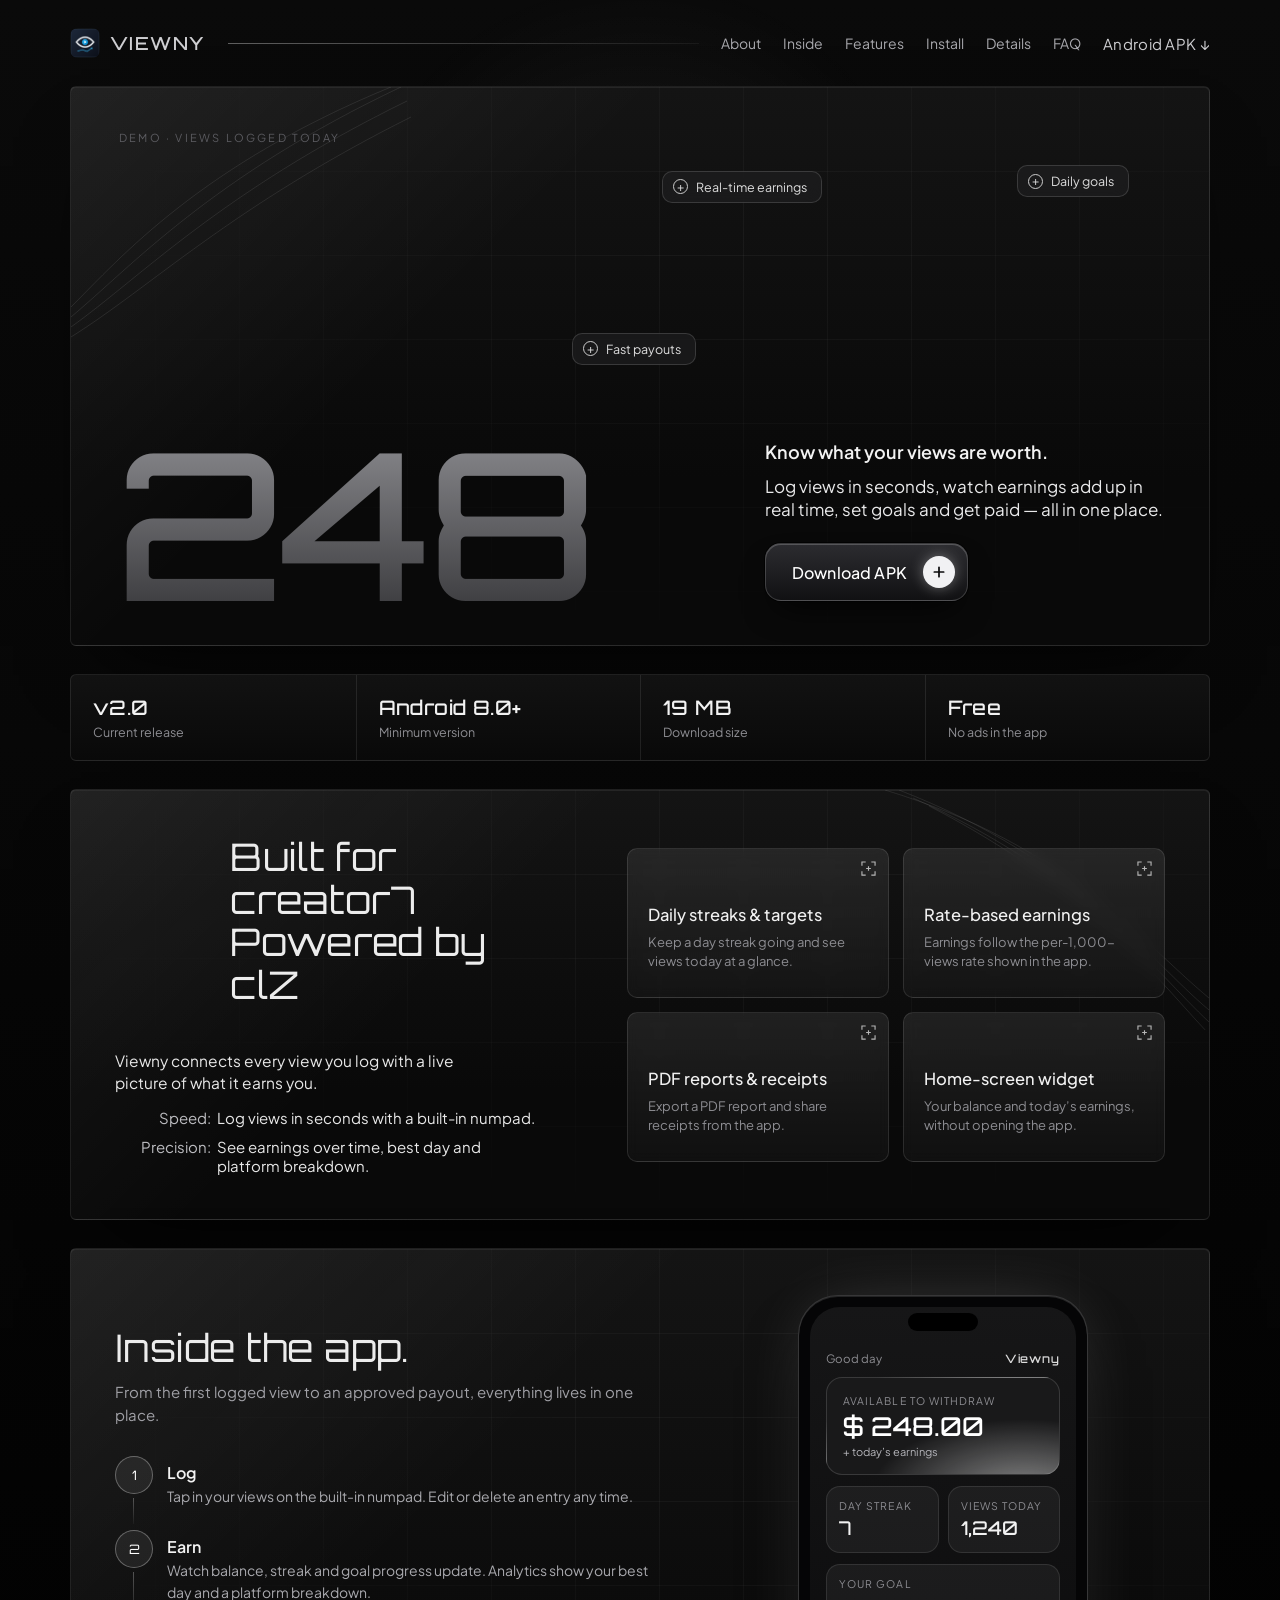
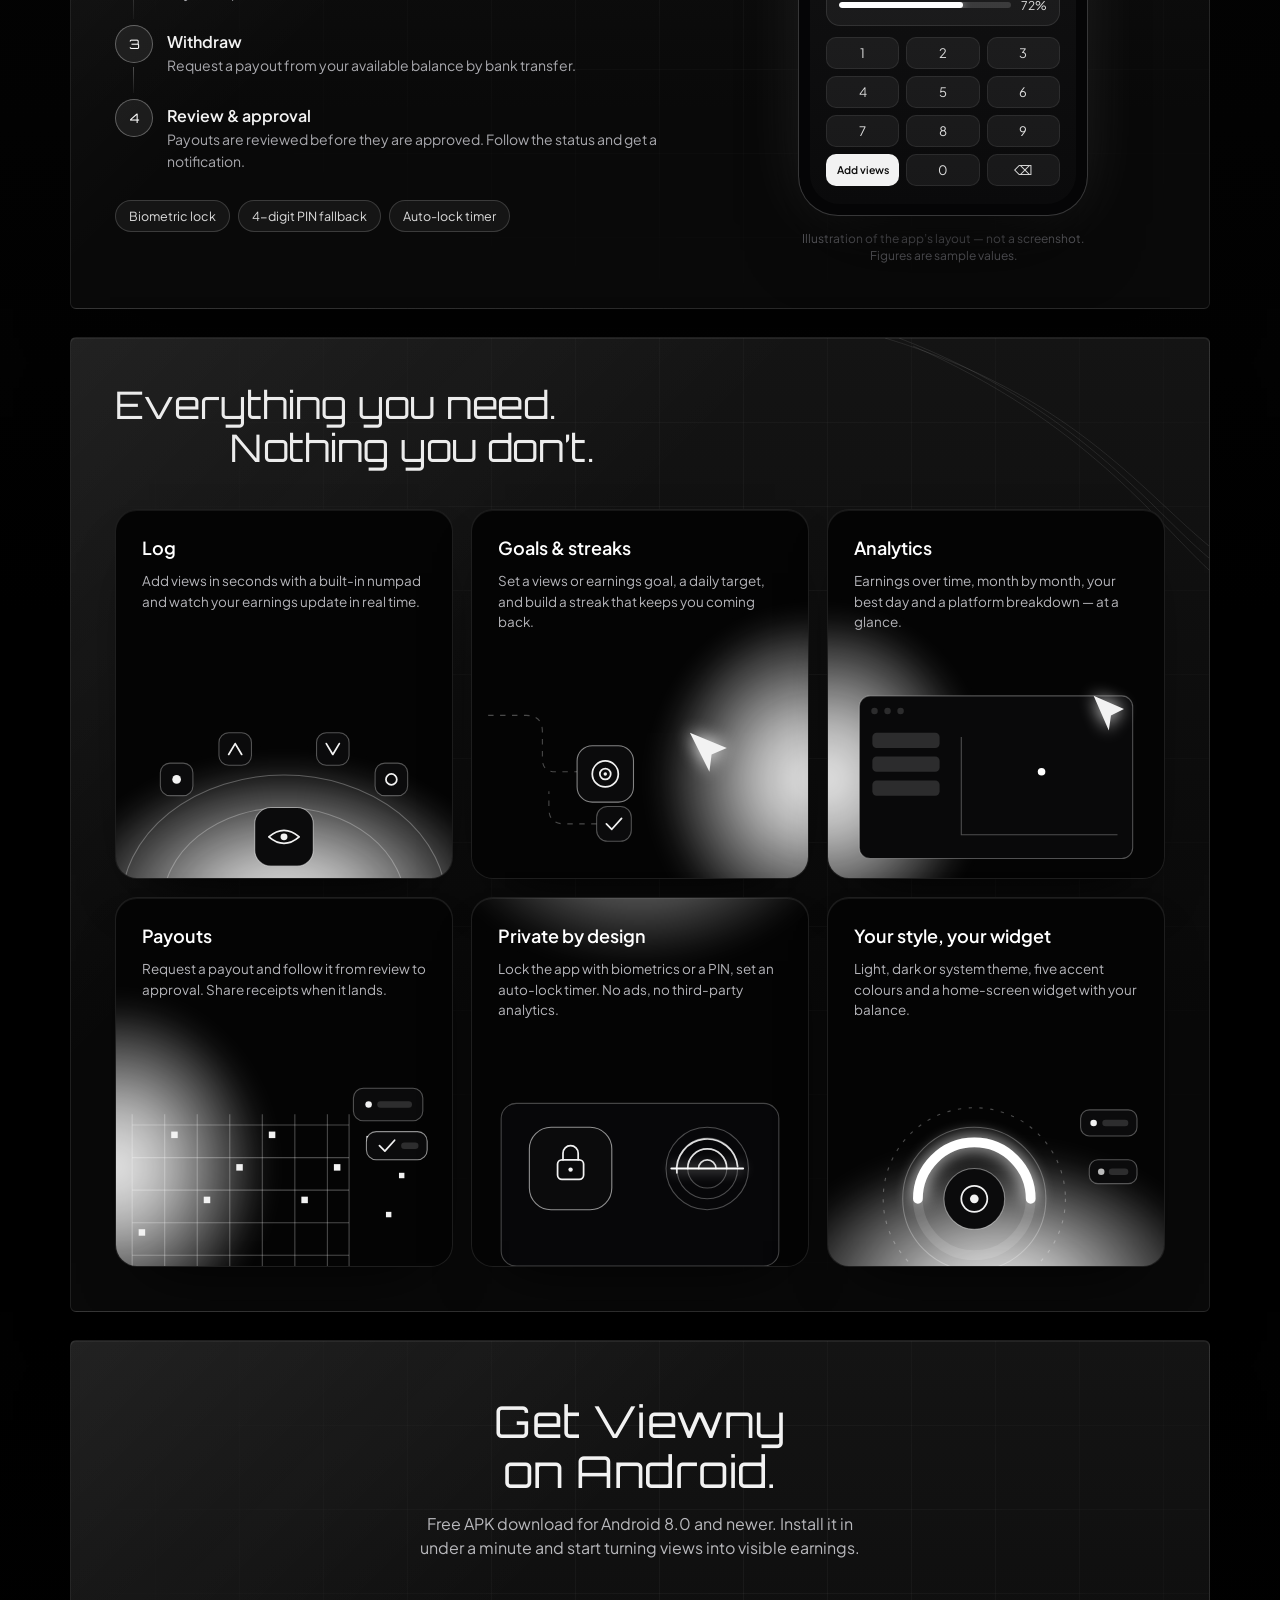
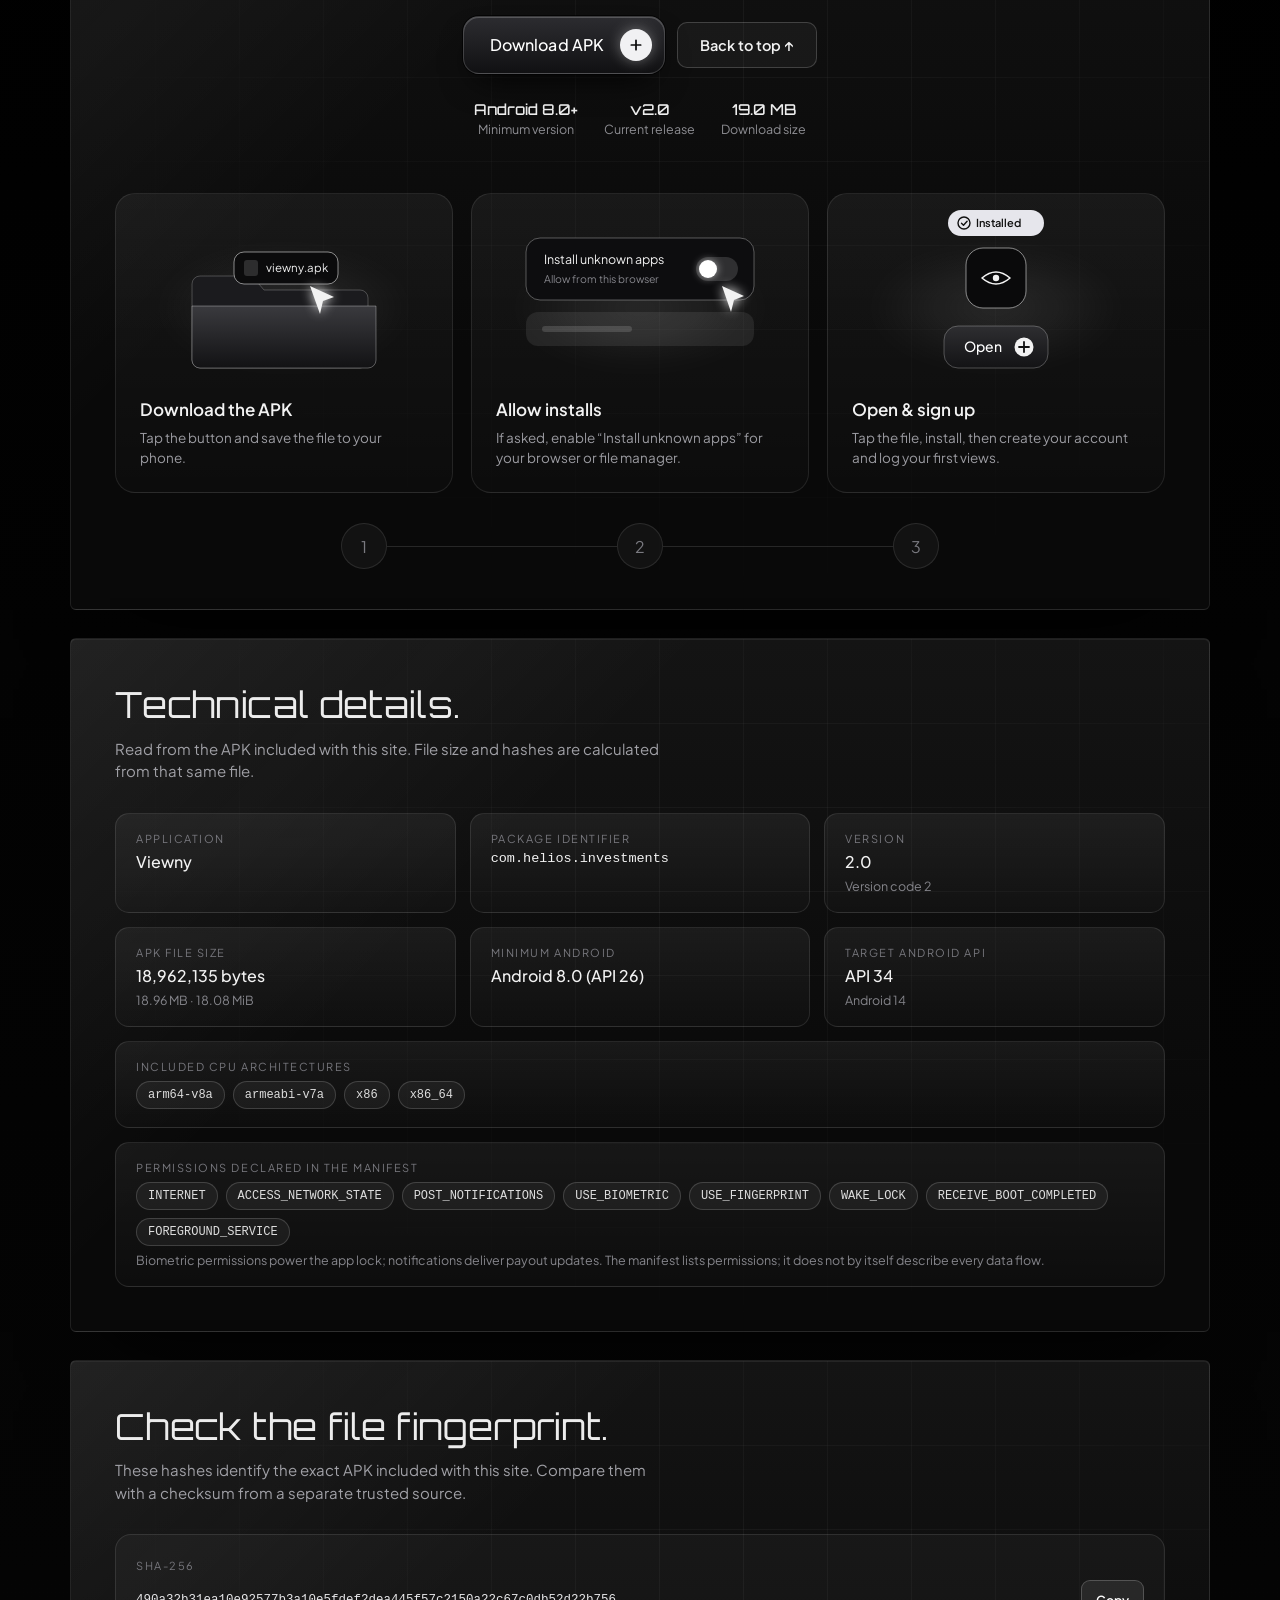
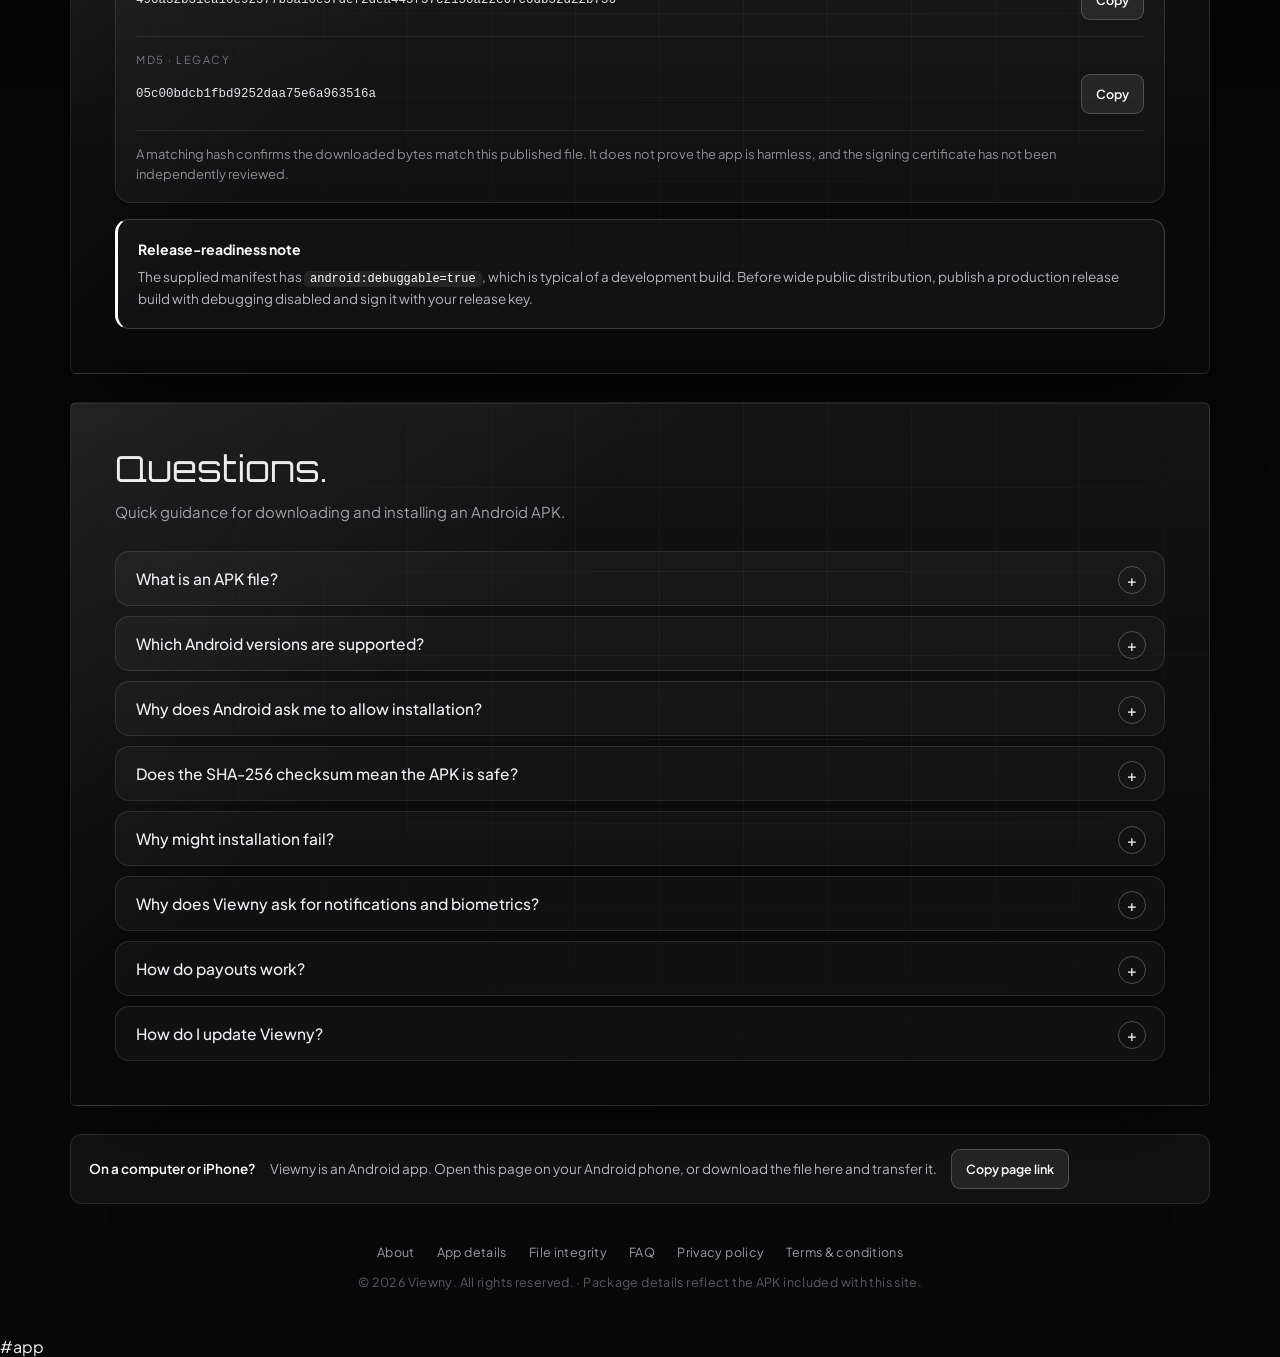
<file: index.html>
<!DOCTYPE html>
<html lang="en">
<head>
<meta charset="utf-8">
<meta name="viewport" content="width=device-width, initial-scale=1, viewport-fit=cover">
<title>Viewny — Android App & APK Download</title>
<meta name="description" content="Log your views, hit your goals and get paid — all in one place. Download the Viewny Android app.">
<meta name="theme-color" content="#050505">
<meta name="color-scheme" content="dark">
<meta property="og:type" content="website">
<meta property="og:title" content="Viewny — Android app">
<meta property="og:description" content="Download the Viewny Android APK and review its package details.">
<meta property="og:image" content="assets/viewny-logo.png">
<noscript><style>.rv{opacity:1!important;transform:none!important}.swoosh path{stroke-dashoffset:0}
</style></noscript>
<link rel="icon" type="image/png" href="assets/viewny-logo.png">
<link rel="preconnect" href="https://fonts.googleapis.com">
<link rel="preconnect" href="https://fonts.gstatic.com" crossorigin>
<link href="https://fonts.googleapis.com/css2?family=Orbitron:wght@400;500;600;700&family=Plus+Jakarta+Sans:wght@300;400;500;600&display=swap" rel="stylesheet">
<style>
:root{
  --bg:#050505; --panel:#0b0b0c; --ink:#f2f2f2; --muted:#8d8d92; --dim:#5b5b60;
  --line:rgba(255,255,255,.09); --glass:rgba(255,255,255,.045); --glass2:rgba(255,255,255,.08);
  --display:'Orbitron','Eurostile','Segoe UI',system-ui,sans-serif;
  --body:'Plus Jakarta Sans',system-ui,-apple-system,'Segoe UI',Roboto,sans-serif;
  --mx:50%; --my:30%;
}
*{box-sizing:border-box;margin:0;padding:0}
html{scroll-behavior:smooth;background:var(--bg)}
body{
  font-family:var(--body);color:var(--ink);background:
    radial-gradient(1200px 700px at 50% -10%,#222 0%,transparent 60%),
    linear-gradient(180deg,#0a0a0a,#000 40%,#080808);
  min-height:100vh;overflow-x:hidden;-webkit-font-smoothing:antialiased;
  padding:env(safe-area-inset-top,0) 0 env(safe-area-inset-bottom,0);
}
body::before{ /* cursor spotlight */
  content:"";position:fixed;inset:0;pointer-events:none;z-index:0;
  background:radial-gradient(420px 420px at var(--mx) var(--my),rgba(255,255,255,.07),transparent 70%);
}
a{color:inherit;text-decoration:none}
.wrap{position:relative;z-index:1;max-width:1180px;margin:0 auto;padding:0 20px}

/* ---------- top bar ---------- */
.bar{display:flex;align-items:center;gap:22px;padding:26px 0;opacity:0;animation:fade .9s .1s forwards}
.brand{display:flex;align-items:center;gap:10px;font-family:var(--display);font-weight:500;letter-spacing:.08em;font-size:18px;color:#cfcfd2}
.brand svg{width:30px;height:30px}
.bar .rule{flex:1;height:1px;background:linear-gradient(90deg,rgba(255,255,255,.35),rgba(255,255,255,.05))}
.bar .tag{font-size:15px;color:#cfcfd2;letter-spacing:.02em;white-space:nowrap}

/* ---------- slide-style panels ---------- */
.panel{
  position:relative;overflow:hidden;border-radius:6px;margin-bottom:28px;isolation:isolate;
  background:
    linear-gradient(135deg,rgba(255,255,255,.06),transparent 35%),
    linear-gradient(180deg,#141414,#090909 70%);
  border:1px solid var(--line);
  box-shadow:0 40px 80px -40px #000, inset 0 1px 0 rgba(255,255,255,.05);
}
.panel::before{ /* drifting grid */
  content:"";position:absolute;inset:0;z-index:-1;opacity:.5;
  background-image:linear-gradient(var(--line) 1px,transparent 1px),linear-gradient(90deg,var(--line) 1px,transparent 1px);
  background-size:84px 84px;
  mask-image:radial-gradient(ellipse at 60% 30%,#000 0%,transparent 75%);
  -webkit-mask-image:radial-gradient(ellipse at 60% 30%,#000 0%,transparent 75%);
  animation:grid 22s linear infinite;
}
@keyframes grid{to{background-position:84px 84px,84px 84px}}
.swoosh{position:absolute;z-index:-1;pointer-events:none;opacity:.55}
.swoosh path{fill:none;stroke:rgba(255,255,255,.28);stroke-width:.6;stroke-dasharray:900;stroke-dashoffset:900;animation:draw 3.2s ease forwards}
@keyframes draw{to{stroke-dashoffset:0}}

.display{font-family:var(--display);font-weight:400;letter-spacing:.01em;line-height:1.12}

/* ---------- hero ---------- */
.hero{min-height:560px;padding:44px}
#orb{position:absolute;right:-40px;top:-50px;width:62%;height:100%;z-index:-1;pointer-events:none;
  -webkit-mask-image:linear-gradient(90deg,transparent,#000 22%,#000 80%,transparent),linear-gradient(180deg,transparent,#000 16%,#000 84%,transparent);
  -webkit-mask-composite:source-in;
  mask-image:linear-gradient(90deg,transparent,#000 22%,#000 80%,transparent),linear-gradient(180deg,transparent,#000 16%,#000 84%,transparent);
  mask-composite:intersect}
.chip{
  position:absolute;display:flex;align-items:center;gap:8px;padding:7px 14px 7px 10px;border-radius:10px;
  background:rgba(30,30,32,.7);border:1px solid rgba(255,255,255,.14);backdrop-filter:blur(8px);-webkit-backdrop-filter:blur(8px);
  font-size:12.5px;color:#ddd;white-space:nowrap;animation:float 6s ease-in-out infinite;
}
.chip i{display:inline-grid;place-items:center;width:15px;height:15px;border:1px solid #ccc;border-radius:50%;font-style:normal;font-size:12px;line-height:1}
.chip.c1{right:34%;top:15%}
.chip.c2{right:7%;top:14%;animation-delay:-2s}
.chip.c3{left:44%;top:50%;animation-delay:-4s}
@keyframes float{50%{transform:translateY(-10px)}}
.big{
  position:absolute;left:44px;bottom:30px;font-family:var(--display);font-weight:500;
  font-size:clamp(78px,16vw,210px);line-height:.9;color:transparent;letter-spacing:-.02em;
  -webkit-text-stroke:0;background:linear-gradient(180deg,#8a8a8e,#3a3a3d);-webkit-background-clip:text;background-clip:text;
  display:flex;align-items:flex-start;
}
.big small{font-size:.42em;margin-top:.05em;margin-left:.04em;opacity:.9}
.heroTxt{position:absolute;right:44px;bottom:44px;width:min(400px,38%)}
.heroTxt h1{font-size:18px;font-weight:600;font-family:var(--body);margin-bottom:12px}
.heroTxt p{font-size:17px;line-height:1.35;color:#e9e9ea;margin-bottom:22px}
.demo{position:absolute;left:48px;top:44px;font-size:11px;letter-spacing:.2em;text-transform:uppercase;color:var(--dim)}

.btn{
  display:inline-flex;align-items:center;gap:10px;padding:13px 22px;border-radius:10px;font-weight:600;font-size:14.5px;
  background:#f2f2f2;color:#0a0a0a;border:1px solid #fff;position:relative;overflow:hidden;
  transition:transform .25s,box-shadow .25s;
}
.btn::after{content:"";position:absolute;inset:0;background:linear-gradient(110deg,transparent 30%,rgba(0,0,0,.14) 50%,transparent 70%);transform:translateX(-120%);transition:transform .7s}
.btn:hover{transform:translateY(-2px);box-shadow:0 12px 30px -8px rgba(255,255,255,.35)}
.btn:hover::after{transform:translateX(120%)}
.btn.ghost{background:var(--glass);color:var(--ink);border-color:rgba(255,255,255,.18)}
.btn svg{width:18px;height:18px}

/* ---------- panel 2 ---------- */
.p2{padding:46px 44px 44px;min-height:480px}
.p2 h2,.p3 h2{font-size:clamp(26px,3.6vw,38px);color:#ececec}
.p2 h2 span,.p3 h2 span{display:block;padding-left:clamp(40px,9vw,120px)}
.p2 .lead{margin-top:70px;max-width:380px;font-size:15.5px;line-height:1.4;color:#e8e8e8}
.specs{margin-top:14px;max-width:420px;display:grid;gap:10px;font-size:15px;color:#e8e8e8}
.specs div{display:grid;grid-template-columns:96px 1fr;gap:6px}
.specs b{font-weight:400;text-align:right;color:#bdbdc1}
.grid2{position:absolute;right:44px;bottom:44px;left:44px;display:grid;grid-template-columns:1fr 1fr;gap:14px;align-items:end;max-width:640px;pointer-events:none}
.grid2 .card{pointer-events:auto}
.card{
  position:relative;border-radius:10px;padding:18px 18px;overflow:hidden;
  background:linear-gradient(180deg,rgba(255,255,255,.085),rgba(255,255,255,.03));
  border:1px solid rgba(255,255,255,.11);backdrop-filter:blur(6px);-webkit-backdrop-filter:blur(6px);
  transition:transform .3s,border-color .3s,background .3s;transform-style:preserve-3d;will-change:transform;
}
.card:hover{border-color:rgba(255,255,255,.3)}
.card .plus{position:absolute;right:12px;top:12px;width:15px;height:15px;opacity:.8}
.card h3{font-family:var(--body);font-weight:500;font-size:16.5px;line-height:1.2;color:#f1f1f1}
.card p{font-size:13px;color:var(--muted);margin-top:8px;line-height:1.45}
.g1,.g2{min-height:96px;display:flex;align-items:flex-end}
.g3{min-height:340px;display:flex;align-items:flex-end}
.g4{min-height:300px;display:flex;align-items:flex-start;padding-top:20px}
.g3 canvas,.g4 canvas{position:absolute;inset:0;width:100%;height:100%;z-index:0;opacity:.85}
.g3 *:not(canvas),.g4 *:not(canvas){position:relative;z-index:1}
.g4 .plus{position:absolute}
.g3 .plus{position:absolute}

/* ---------- panel 3 ---------- */
.p3{padding:46px 44px 44px;min-height:560px}
.trio{margin-top:60px;display:grid;grid-template-columns:repeat(3,minmax(0,1fr)) minmax(0,.95fr);gap:14px;align-items:stretch}
.person{padding:20px 18px 22px}
.av{width:44px;height:44px;border-radius:50%;display:grid;place-items:center;background:radial-gradient(circle at 30% 25%,#5a5a5e,#1b1b1d);border:1px solid rgba(255,255,255,.2)}
.av svg{width:22px;height:22px;stroke:#eee;fill:none;stroke-width:1.5;stroke-linecap:round;stroke-linejoin:round}
.person .head{display:flex;align-items:center;gap:14px;margin-bottom:62px}
.person .role{font-size:17px;font-weight:500}
.person .name{font-size:11px;color:var(--muted);margin-top:3px}
.person ul{list-style:none;display:grid;gap:5px;font-size:12px;color:#c9c9cd;line-height:1.35}
.person li{padding-left:12px;position:relative}
.person li::before{content:"";position:absolute;left:0;top:.55em;width:4px;height:4px;border-radius:50%;background:#999}
.closer{align-self:end;padding:0 0 6px 14px;font-size:15px;line-height:1.35;color:#ddd}
.closer p+p{margin-top:16px;color:#fff}


/* ---------- feature cards (glow tiles) ---------- */
.fxhead{padding:46px 44px 0}
.fxgrid{display:grid;grid-template-columns:repeat(3,minmax(0,1fr));gap:18px;padding:40px 44px 44px}
.fx{
  position:relative;height:370px;border-radius:22px;padding:26px 26px 0;overflow:hidden;
  background:#040404;border:1px solid rgba(255,255,255,.1);
  box-shadow:0 30px 60px -34px #000,inset 0 1px 0 rgba(255,255,255,.07);
  transition:transform .35s cubic-bezier(.2,.7,.2,1),border-color .35s,box-shadow .35s;
  isolation:isolate;
}
.fx:hover{transform:translateY(-6px);border-color:rgba(255,255,255,.28);box-shadow:0 40px 70px -30px rgba(255,255,255,.12),inset 0 1px 0 rgba(255,255,255,.12)}
.fx::before{ /* the white glow */
  content:"";position:absolute;z-index:-1;width:130%;height:80%;left:-15%;bottom:-48%;border-radius:50%;
  background:radial-gradient(closest-side,#fff 0%,rgba(255,255,255,.75) 35%,rgba(255,255,255,0) 100%);
  filter:blur(14px);opacity:.92;animation:pulse 6s ease-in-out infinite;
}
.fx.gl::before{left:auto;right:-45%;bottom:-18%;width:90%;height:90%}
.fx.gr::before{left:-45%;right:auto;bottom:-18%;width:90%;height:90%}
.fx.gt::before{left:-10%;width:120%;bottom:auto;top:-62%;opacity:.55}
@keyframes pulse{50%{opacity:.6;transform:scale(1.06)}}
.fx h3{font-family:var(--body);font-weight:600;font-size:18px;color:#fff}
.fx p{margin-top:12px;font-size:13.5px;line-height:1.5;color:#b5b5ba;max-width:300px}
.fx .art{position:absolute;left:0;right:0;bottom:0;height:56%}
.fx svg.il{width:100%;height:100%;display:block;overflow:visible}
.il .stk{fill:none;stroke:rgba(255,255,255,.28);stroke-width:1}
.il .tile{fill:#0b0b0c;stroke:rgba(255,255,255,.3);stroke-width:1}
.il .ico{fill:none;stroke:#f2f2f2;stroke-width:1.6;stroke-linecap:round;stroke-linejoin:round}
.il .solid{fill:#f2f2f2}
.il .dim{fill:rgba(255,255,255,.14)}
.il .bright{fill:#fff}
/* illustration animations */
.nod{transform-box:fill-box;transform-origin:center;animation:nod 3.6s ease-in-out infinite}
.nod:nth-of-type(2){animation-delay:.5s}.nod:nth-of-type(3){animation-delay:1s}.nod:nth-of-type(4){animation-delay:1.5s}
@keyframes nod{0%,100%{transform:translateY(0);opacity:.7}50%{transform:translateY(-6px);opacity:1}}
.flow{stroke-dasharray:5 6;animation:flow 1.6s linear infinite}
@keyframes flow{to{stroke-dashoffset:-22}}
.hover{transform-box:fill-box;transform-origin:center;animation:hov 4.5s ease-in-out infinite}
@keyframes hov{50%{transform:translate(4px,-8px) rotate(-4deg)}}
.curve{stroke-dasharray:240;stroke-dashoffset:240;animation:curve 4s ease-in-out infinite}
@keyframes curve{0%{stroke-dashoffset:240}55%,100%{stroke-dashoffset:0}}
.tw{animation:tw 3s ease-in-out infinite}
.tw:nth-child(3n){animation-delay:.7s}.tw:nth-child(3n+1){animation-delay:1.6s}.tw:nth-child(5n){animation-delay:2.2s}
@keyframes tw{0%,100%{opacity:.15}50%{opacity:1}}
.spin{transform-box:fill-box;transform-origin:center;animation:spin 18s linear infinite}
.spin.rev{animation-direction:reverse;animation-duration:26s}
@keyframes spin{to{transform:rotate(360deg)}}
.gauge{stroke-dasharray:240;animation:gauge 5s ease-in-out infinite}
@keyframes gauge{0%{stroke-dashoffset:240}50%,80%{stroke-dashoffset:70}100%{stroke-dashoffset:240}}
.scan{animation:scan 2.8s ease-in-out infinite}
@keyframes scan{0%,100%{transform:translateY(-22px);opacity:.2}50%{transform:translateY(22px);opacity:1}}
.bob{transform-box:fill-box;transform-origin:center;animation:bob 5s ease-in-out infinite}
@keyframes bob{50%{transform:translateY(-7px)}}
.pop{transform-box:fill-box;transform-origin:center;animation:pop 3.2s ease-in-out infinite}
@keyframes pop{0%,60%,100%{transform:scale(1)}75%{transform:scale(1.18)}}
.fx.rv.in{transition:opacity .9s ease,transform .35s cubic-bezier(.2,.7,.2,1),border-color .35s,box-shadow .35s}
.fx.rv.in:hover{transform:translateY(-6px)}
@media (max-width:980px){.fxhead{padding:30px 22px 0}.fxgrid{grid-template-columns:1fr 1fr;padding:30px 22px 26px}}
@media (max-width:620px){.fxgrid{grid-template-columns:1fr}.fx{height:350px}}

/* ---------- CTA ---------- */
.cta{padding:56px 44px;display:grid;grid-template-columns:1.1fr 1fr;gap:40px;align-items:center}
.cta h2{font-size:clamp(26px,4vw,44px);margin-bottom:16px}
.cta p{color:#b8b8bc;font-size:16px;line-height:1.5;max-width:460px;margin-bottom:26px}
.cta .row{display:flex;gap:12px;flex-wrap:wrap}
.meta{display:flex;gap:26px;margin-top:26px;flex-wrap:wrap;font-size:12.5px;color:var(--muted)}
.meta b{display:block;color:#eee;font-weight:500;font-size:15px;margin-bottom:2px;font-family:var(--display)}
.steps{display:grid;gap:12px;counter-reset:s}
.steps .card{display:flex;gap:16px;align-items:flex-start;padding:16px 18px}
.steps .card::before{counter-increment:s;content:"0" counter(s);font-family:var(--display);color:#777;font-size:15px;padding-top:2px}
.steps h3{font-size:15px}
.steps p{margin-top:4px}

footer{position:relative;z-index:1;text-align:center;color:var(--dim);font-size:12.5px;padding:18px 0 46px;letter-spacing:.04em}

/* ---------- reveal ---------- */
.rv{opacity:0;transform:translateY(26px);transition:opacity .9s cubic-bezier(.2,.7,.2,1),transform .9s cubic-bezier(.2,.7,.2,1)}
.rv.in{opacity:1;transform:none}
@keyframes fade{to{opacity:1}}

/* ---------- responsive ---------- */
@media (max-width:980px){
  .hero{min-height:0;padding:30px 22px 26px;display:flex;flex-direction:column;gap:14px}
  #orb{width:100%;height:56%;right:-20%;top:0;opacity:.8}
  .demo,.big,.heroTxt{position:relative;left:auto;right:auto;top:auto;bottom:auto;width:auto}
  .demo{order:0}
  .big{order:1;margin-top:150px;font-size:clamp(70px,24vw,170px)}
  .heroTxt{order:2}
  .chip.c1{right:auto;left:8%;top:13%}.chip.c2{right:6%;top:6%}.chip.c3{left:auto;right:10%;top:34%}
  .p2,.p3{padding:30px 22px}
  .p2 .lead{margin-top:34px}
  .grid2{position:static;margin-top:30px;grid-template-columns:1fr 1fr}
  .g3,.g4{min-height:230px}
  .trio{grid-template-columns:1fr;margin-top:34px}
  .person .head{margin-bottom:26px}
  .closer{padding:6px 0 0}
  .cta{grid-template-columns:1fr;padding:34px 22px}
  .bar .tag{display:none}
}
@media (max-width:520px){ .grid2{grid-template-columns:1fr} .g1,.g2{min-height:80px} .specs div{grid-template-columns:84px 1fr} }
@media (prefers-reduced-motion:reduce){
  *,*::before,*::after{animation:none!important;transition:none!important}
  .rv{opacity:1;transform:none}.swoosh path{stroke-dashoffset:0}
}

/* ---------- glass download button ---------- */
.dlbtn{
  position:relative;display:inline-flex;align-items:center;gap:16px;padding:12px 12px 12px 26px;border-radius:16px;
  background:linear-gradient(180deg,#2c2c30,#111113);color:#fff;font-weight:500;font-size:16px;letter-spacing:.01em;
  border:1px solid rgba(255,255,255,.17);cursor:pointer;isolation:isolate;
  box-shadow:0 0 0 1px rgba(0,0,0,.7),0 16px 34px -14px #000,inset 0 1px 0 rgba(255,255,255,.2),0 0 0 0 rgba(255,255,255,0);
  transition:transform .25s,box-shadow .35s,border-color .3s;
}
.dlbtn:hover{transform:translateY(-2px);border-color:rgba(255,255,255,.4);box-shadow:0 0 0 1px rgba(0,0,0,.7),0 18px 40px -12px rgba(255,255,255,.28),inset 0 1px 0 rgba(255,255,255,.3),0 0 26px -4px rgba(255,255,255,.28)}
.dlbtn:active{transform:translateY(0) scale(.98)}
.dlclip{position:absolute;inset:0;border-radius:inherit;overflow:hidden;z-index:-1;pointer-events:none}
.dlclip::after{content:"";position:absolute;top:0;bottom:0;width:46%;left:-60%;background:linear-gradient(100deg,transparent,rgba(255,255,255,.2),transparent);animation:shine 4.6s ease-in-out infinite}
@keyframes shine{0%,55%{left:-60%}100%{left:130%}}
.dlfill{position:absolute;inset:0;transform:scaleX(0);transform-origin:left;background:linear-gradient(90deg,rgba(255,255,255,.04),rgba(255,255,255,.3));}
.dlbtn.going .dlfill{transform:scaleX(1);transition:transform 1.4s cubic-bezier(.35,.1,.2,1)}
.dlbtn.done .dlfill{transform:scaleX(1);opacity:0;transition:opacity .6s}
.dltxt{white-space:nowrap}
.dlic{position:relative;display:grid;place-items:center;width:32px;height:32px;border-radius:50%;background:#f1f1f3;color:#0b0b0c;box-shadow:0 0 14px rgba(255,255,255,.35);flex:none}
.dlic svg{position:absolute;width:16px;height:16px;transition:transform .35s,opacity .25s}
.dlic .i-chk{opacity:0;transform:scale(.4) rotate(-40deg)}
.dlbtn:hover .i-plus{transform:rotate(90deg)}
.i-spin{position:absolute;inset:5px;border-radius:50%;border:2px solid rgba(0,0,0,.2);border-top-color:#000;opacity:0;animation:spin1 .8s linear infinite}
@keyframes spin1{to{transform:rotate(360deg)}}
.dlbtn.going .i-plus{opacity:0;transform:scale(.3)}
.dlbtn.going .i-spin{opacity:1}
.dlbtn.done .i-spin{opacity:0}
.dlbtn.done .i-plus{opacity:0}
.dlbtn.done .i-chk{opacity:1;transform:none}
.dltoast{
  position:absolute;left:50%;bottom:calc(100% + 12px);display:flex;align-items:center;gap:8px;white-space:nowrap;
  padding:7px 14px 7px 9px;border-radius:999px;font-size:12px;font-weight:600;color:#101012;
  background:linear-gradient(180deg,#f0f0f6,#c9c9d6);box-shadow:0 10px 24px -8px rgba(255,255,255,.4);
  opacity:0;transform:translate(-50%,10px) scale(.8);pointer-events:none;transition:opacity .25s,transform .45s cubic-bezier(.3,1.6,.4,1);
}
.dltoast b{width:14px;height:14px;border-radius:50%;border:1.6px solid #111;position:relative}
.dltoast b::after{content:"";position:absolute;left:3px;top:1.5px;width:3px;height:6px;border:solid #111;border-width:0 1.6px 1.6px 0;transform:rotate(45deg)}
.dlbtn.done .dltoast{opacity:1;transform:translate(-50%,0) scale(1);animation:tbob 2.4s ease-in-out .5s infinite}
@keyframes tbob{50%{transform:translate(-50%,-4px) scale(1)}}

/* ---------- download section: steps ---------- */
.cta{display:block;text-align:center;padding:56px 44px 40px}
.cta p{margin-left:auto;margin-right:auto;margin-bottom:56px}
.cta .row{justify-content:center;align-items:center}
.cta .meta{justify-content:center}
.stepgrid{display:grid;grid-template-columns:repeat(3,minmax(0,1fr));gap:18px;margin-top:56px;text-align:left}
.sc{position:relative;padding:0 24px 24px;border-radius:20px;overflow:hidden;isolation:isolate;
  background:linear-gradient(180deg,rgba(255,255,255,.055),rgba(255,255,255,.015));border:1px solid rgba(255,255,255,.09)}
.sc::before{content:"";position:absolute;z-index:-1;left:10%;right:10%;top:18%;height:120px;border-radius:50%;
  background:radial-gradient(closest-side,rgba(255,255,255,.55),transparent);filter:blur(18px);opacity:.2}
.sc1{animation:sc1 9s ease-in-out infinite}.sc2{animation:sc2 9s ease-in-out infinite}.sc3{animation:sc3 9s ease-in-out infinite}
.sc1::before{animation:g1 9s ease-in-out infinite}.sc2::before{animation:g2 9s ease-in-out infinite}.sc3::before{animation:g3 9s ease-in-out infinite}
@keyframes g1{0%,30%{opacity:.85}38%,100%{opacity:.15}}
@keyframes g2{0%,30%{opacity:.15}38%,63%{opacity:.85}71%,100%{opacity:.15}}
@keyframes g3{0%,63%{opacity:.15}71%,92%{opacity:.85}100%{opacity:.15}}
@keyframes sc1{0%,30%{border-color:rgba(255,255,255,.3)}38%,100%{border-color:rgba(255,255,255,.09)}}
@keyframes sc2{0%,30%{border-color:rgba(255,255,255,.09)}38%,63%{border-color:rgba(255,255,255,.3)}71%,100%{border-color:rgba(255,255,255,.09)}}
@keyframes sc3{0%,63%{border-color:rgba(255,255,255,.09)}71%,92%{border-color:rgba(255,255,255,.3)}100%{border-color:rgba(255,255,255,.09)}}
.scart{height:190px;margin:0 -24px 14px}
.scart svg{width:100%;height:100%;display:block;overflow:visible}
.scart text{font-family:var(--body)}
.sc h3{font-family:var(--body);font-weight:600;font-size:17px;color:#f2f2f2}
.sc p{margin:8px 0 0;font-size:13.5px;color:#9b9ba1;line-height:1.5;max-width:none}
.rise{animation:rise 3.6s ease-in-out infinite}
@keyframes rise{0%,15%{transform:translateY(22px)}45%,80%{transform:translateY(-6px)}100%{transform:translateY(22px)}}
.curs{animation:curs 3.6s ease-in-out infinite}
@keyframes curs{0%{transform:translate(50px,40px)}35%{transform:translate(0,0)}42%{transform:translate(0,0) scale(.88)}50%{transform:translate(0,0) scale(1)}100%{transform:translate(50px,40px)}}
.curs,.curs2{transform-box:fill-box;transform-origin:left top}
.trk{fill:rgba(255,255,255,.14);animation:trk 3.6s ease-in-out infinite}
@keyframes trk{0%,30%{fill:rgba(255,255,255,.14)}45%,85%{fill:rgba(255,255,255,.88)}100%{fill:rgba(255,255,255,.14)}}
.knob{animation:knob 3.6s ease-in-out infinite;filter:drop-shadow(0 0 4px rgba(255,255,255,.6))}
@keyframes knob{0%,30%{transform:translateX(0)}45%,85%{transform:translateX(18px)}100%{transform:translateX(0)}}
.curs2{animation:curs2 3.6s ease-in-out infinite}
@keyframes curs2{0%{transform:translate(30px,30px);opacity:0}15%{opacity:1}28%{transform:translate(-14px,-6px)}34%{transform:translate(-14px,-6px) scale(.85)}42%,70%{transform:translate(-14px,-6px)}90%,100%{transform:translate(30px,30px);opacity:0}}
.toast{animation:toast 4s cubic-bezier(.3,1.4,.4,1) infinite;transform-box:fill-box;transform-origin:center}
@keyframes toast{0%,8%{transform:translateY(10px) scale(.8);opacity:0}22%,80%{transform:none;opacity:1}100%{transform:translateY(-6px);opacity:0}}

/* stepper */
.stepper{display:flex;align-items:center;justify-content:center;margin-top:30px}
.dot{display:grid;place-items:center;width:46px;height:46px;border-radius:50%;font-size:16px;color:#7a7a80;
  background:rgba(255,255,255,.04);border:1px solid rgba(255,255,255,.1)}
.ln{position:relative;width:min(22vw,230px);height:1px;background:rgba(255,255,255,.12);overflow:hidden}
.ln i{position:absolute;inset:0;transform:scaleX(0);transform-origin:left;background:linear-gradient(90deg,rgba(255,255,255,.2),#fff)}
.d1{animation:d1 9s infinite}.d2{animation:d2 9s infinite}.d3{animation:d3 9s infinite}
.l1{animation:l1 9s infinite}.l2{animation:l2 9s infinite}
@keyframes d1{0%,93%{color:#fff;border-color:#fff;box-shadow:0 0 22px rgba(255,255,255,.45);background:rgba(255,255,255,.1)}100%{color:#7a7a80;border-color:rgba(255,255,255,.1);box-shadow:none;background:rgba(255,255,255,.04)}}
@keyframes d2{0%,30%{color:#7a7a80;border-color:rgba(255,255,255,.1);box-shadow:none;background:rgba(255,255,255,.04)}38%,93%{color:#fff;border-color:#fff;box-shadow:0 0 22px rgba(255,255,255,.45);background:rgba(255,255,255,.1)}100%{color:#7a7a80;border-color:rgba(255,255,255,.1);box-shadow:none;background:rgba(255,255,255,.04)}}
@keyframes d3{0%,63%{color:#7a7a80;border-color:rgba(255,255,255,.1);box-shadow:none;background:rgba(255,255,255,.04)}71%,93%{color:#fff;border-color:#fff;box-shadow:0 0 22px rgba(255,255,255,.45);background:rgba(255,255,255,.1)}100%{color:#7a7a80;border-color:rgba(255,255,255,.1);box-shadow:none;background:rgba(255,255,255,.04)}}
@keyframes l1{0%,8%{transform:scaleX(0)}34%,93%{transform:scaleX(1)}100%{transform:scaleX(1);opacity:0}}
@keyframes l2{0%,38%{transform:scaleX(0)}67%,93%{transform:scaleX(1)}100%{transform:scaleX(1);opacity:0}}
@media (max-width:980px){
  .cta{padding:34px 22px 28px}
  .stepgrid{grid-template-columns:1fr;margin-top:34px}
  .ln{width:min(18vw,90px)}
}
@media (prefers-reduced-motion:reduce){
  .ln i{transform:scaleX(1)}.dot{color:#fff;border-color:rgba(255,255,255,.5)}
}
/* ---------- repo additions ---------- */
.brand img{width:30px;height:30px;border-radius:8px;object-fit:cover}
.topnav{display:flex;gap:22px;font-size:14px;color:#a9a9ae}
.topnav a{transition:color .2s}.topnav a:hover{color:#fff}
@media (max-width:980px){.topnav{display:none}}
.sec{padding:46px 44px 44px}
.sechead h2{font-size:clamp(24px,3.4vw,36px);color:#ececec}
.sechead p{margin-top:12px;color:#a0a0a6;max-width:560px;line-height:1.5;font-size:15px}
.specs2{margin-top:30px;display:grid;grid-template-columns:repeat(3,minmax(0,1fr));gap:14px}
.sp{padding:18px 20px;border-radius:14px;background:linear-gradient(180deg,rgba(255,255,255,.06),rgba(255,255,255,.02));border:1px solid rgba(255,255,255,.1);display:flex;flex-direction:column;gap:6px;transition:border-color .3s,transform .3s}
.sp:hover{border-color:rgba(255,255,255,.28);transform:translateY(-3px)}
.sp span{font-size:11px;letter-spacing:.14em;text-transform:uppercase;color:#76767c}
.sp b{font-weight:500;font-size:16px;color:#f2f2f2;overflow-wrap:anywhere}
.sp b.mono,.hv code,.caution code{font-family:ui-monospace,SFMono-Regular,Menlo,Consolas,monospace}
.sp b.mono{font-size:13.5px}
.sp em{font-style:normal;font-size:12.5px;color:#85858b}
.sp.wide{margin-top:14px}
.pills{display:flex;flex-wrap:wrap;gap:8px;margin-top:2px}
.pills i{font-style:normal;font-family:ui-monospace,Menlo,Consolas,monospace;font-size:12px;padding:6px 11px;border-radius:999px;border:1px solid rgba(255,255,255,.16);background:rgba(255,255,255,.05);color:#ddd}
.hashbox{margin-top:30px;padding:8px 20px 18px;border-radius:16px;background:rgba(255,255,255,.035);border:1px solid rgba(255,255,255,.1)}
.hrow{padding:16px 0;border-bottom:1px solid rgba(255,255,255,.08)}
.hl{font-size:11px;letter-spacing:.14em;text-transform:uppercase;color:#76767c;margin-bottom:8px}
.hv{display:flex;align-items:center;gap:12px;flex-wrap:wrap}
.hv code{flex:1;min-width:0;font-size:12.5px;color:#e6e6e8;overflow-wrap:anywhere;line-height:1.5}
.copy-btn{font:inherit;font-size:12.5px;font-weight:600;color:#fff;padding:7px 14px;border-radius:9px;cursor:pointer;background:rgba(255,255,255,.08);border:1px solid rgba(255,255,255,.2);transition:background .2s,transform .2s}
.copy-btn:hover{background:rgba(255,255,255,.18);transform:translateY(-1px)}
.hnote{margin-top:14px;font-size:13px;line-height:1.5;color:#8d8d93}
.caution{margin-top:16px;padding:18px 20px;border-radius:14px;border:1px solid rgba(255,255,255,.18);border-left:3px solid #fff;background:rgba(255,255,255,.04)}
.caution b{font-size:14px;color:#fff}.caution p{margin-top:8px;font-size:13.5px;line-height:1.55;color:#b5b5ba}
.caution code{font-size:12px;color:#fff;background:rgba(255,255,255,.08);padding:1px 6px;border-radius:5px}
.faqs{margin-top:28px;display:grid;gap:10px}
.faqs details{border-radius:14px;border:1px solid rgba(255,255,255,.1);background:rgba(255,255,255,.035);transition:border-color .3s,background .3s}
.faqs details[open]{border-color:rgba(255,255,255,.28);background:rgba(255,255,255,.06)}
.faqs summary{list-style:none;cursor:pointer;padding:17px 54px 17px 20px;font-weight:500;font-size:15.5px;position:relative;color:#f0f0f2}
.faqs summary::-webkit-details-marker{display:none}
.faqs summary::after{content:"+";position:absolute;right:18px;top:50%;width:26px;height:26px;margin-top:-13px;border-radius:50%;display:grid;place-items:center;border:1px solid rgba(255,255,255,.25);transition:transform .35s,background .3s}
.faqs details[open] summary::after{transform:rotate(135deg);background:rgba(255,255,255,.14)}
.faqs details p{padding:0 20px 18px;font-size:14px;line-height:1.6;color:#a9a9ae;animation:faqin .4s ease}
@keyframes faqin{from{opacity:0;transform:translateY(-6px)}}
.foot{position:relative;z-index:1;text-align:center;color:var(--dim);font-size:12.5px;padding:18px 20px 46px;letter-spacing:.03em;display:grid;gap:14px}
.foot nav{display:flex;gap:8px 22px;justify-content:center;flex-wrap:wrap}
.foot nav a{color:#9a9aa0;transition:color .2s}.foot nav a:hover{color:#fff}
@media (max-width:980px){.sec{padding:30px 22px}.specs2{grid-template-columns:1fr 1fr}}
@media (max-width:560px){.specs2{grid-template-columns:1fr}}
/* =====================================================================
   v2 · responsive + app-specific additions (same black / white theme)
   ===================================================================== */
html{-webkit-text-size-adjust:100%;text-size-adjust:100%}
[hidden]{display:none!important}
.wrap{padding-left:max(20px,env(safe-area-inset-left));padding-right:max(20px,env(safe-area-inset-right))}
img,svg,canvas{max-width:100%}

/* mobile menu */
.burger{display:none;flex:none;width:44px;height:44px;border-radius:12px;border:1px solid rgba(255,255,255,.18);background:var(--glass);cursor:pointer;flex-direction:column;align-items:center;justify-content:center;gap:6px;padding:0}
.burger span{display:block;width:18px;height:1.6px;background:#e8e8ea;border-radius:2px;transition:transform .3s}
.burger[aria-expanded="true"] span:first-child{transform:translateY(3.8px) rotate(45deg)}
.burger[aria-expanded="true"] span:last-child{transform:translateY(-3.8px) rotate(-45deg)}
.sheet{display:none}
.sheet a{padding:14px 16px;border-radius:10px;font-size:15px;color:#cfcfd2}
.sheet a:active,.sheet a:hover{background:var(--glass2)}
.sheet a.go{margin-top:6px;background:#f2f2f2;color:#0a0a0a;font-weight:600;text-align:center}
.topnav a{padding:8px 0}

/* stat strip */
.strip{position:relative;z-index:1;display:grid;grid-template-columns:repeat(4,minmax(0,1fr));margin-bottom:28px;border:1px solid var(--line);border-radius:6px;background:linear-gradient(180deg,#121212,#090909);overflow:hidden}
.strip div{padding:20px 22px;display:grid;gap:4px}
.strip div+div{border-left:1px solid var(--line)}
.strip b{font-family:var(--display);font-weight:500;font-size:clamp(15px,2vw,20px);color:#f2f2f2;letter-spacing:.02em}
.strip span{font-size:12.5px;color:var(--muted)}

/* about: real grid instead of absolute positioning */
.p2{display:grid;grid-template-columns:minmax(0,1fr) minmax(0,1.15fr);column-gap:44px;align-content:start;min-height:0}
.p2 h2,.p2 .lead,.p2 .specs{grid-column:1}
.p2 .lead{margin-top:44px}
.p2 .grid2{position:static;grid-column:2;grid-row:1 / span 3;max-width:none;left:auto;right:auto;bottom:auto;align-self:center;pointer-events:auto}
.grid2 .card{display:block;min-height:150px;padding:22px 20px}
.grid2 .card h3{margin-top:34px}
.grid2 .card p{margin-top:8px}

/* inside the app */
.pv{display:grid;grid-template-columns:minmax(0,1.1fr) minmax(0,.9fr);gap:clamp(28px,5vw,64px);align-items:center}
.pv h2{font-size:clamp(26px,3.6vw,38px);color:#ececec}
.lede{margin-top:12px;color:#a0a0a6;font-size:15px;line-height:1.5;max-width:520px}
.tl{list-style:none;margin-top:30px;display:grid;gap:0;counter-reset:t}
.tl li{position:relative;display:grid;gap:3px;padding:0 0 22px 52px;counter-increment:t}
.tl li::before{content:counter(t);position:absolute;left:0;top:0;width:36px;height:36px;border-radius:50%;display:grid;place-items:center;font-family:var(--display);font-size:13px;color:#fff;border:1px solid rgba(255,255,255,.3);background:rgba(255,255,255,.07)}
.tl li::after{content:"";position:absolute;left:17.5px;top:42px;bottom:6px;width:1px;background:linear-gradient(rgba(255,255,255,.28),rgba(255,255,255,.04))}
.tl li:last-child{padding-bottom:0}.tl li:last-child::after{display:none}
.tl b{font-weight:600;font-size:16px;color:#f2f2f2;padding-top:6px}
.tl span{font-size:14px;line-height:1.55;color:#a9a9ae}
.lockrow{display:flex;flex-wrap:wrap;gap:8px;margin-top:28px}
.lockrow span{font-size:12.5px;padding:7px 13px;border-radius:999px;border:1px solid rgba(255,255,255,.16);background:rgba(255,255,255,.05);color:#ddd}
.phonewrap{display:grid;justify-items:center;gap:14px;margin:0}
.phonewrap figcaption{font-size:12px;color:var(--dim);text-align:center;max-width:300px;line-height:1.45}
.phone{position:relative;width:min(290px,100%);padding:11px;border-radius:40px;background:#050506;border:1px solid rgba(255,255,255,.2);box-shadow:0 40px 80px -30px #000,0 0 70px -20px rgba(255,255,255,.22),inset 0 1px 0 rgba(255,255,255,.12);animation:float 7s ease-in-out infinite}
.notch{position:absolute;left:50%;top:17px;width:70px;height:18px;border-radius:12px;background:#000;transform:translateX(-50%);z-index:2}
.scr{display:grid;gap:11px;padding:44px 16px 18px;border-radius:30px;background:linear-gradient(180deg,#161617,#0a0a0b);overflow:hidden}
.ph-top{display:flex;justify-content:space-between;align-items:baseline;font-size:11.5px;color:var(--muted)}
.ph-top b{font-family:var(--display);font-weight:500;letter-spacing:.08em;color:#ddd}
.ph-bal{position:relative;display:grid;gap:3px;padding:16px;border-radius:16px;background:radial-gradient(120% 140% at 85% 120%,rgba(255,255,255,.5),rgba(255,255,255,.04) 55%),#101011;border:1px solid rgba(255,255,255,.14)}
.ph-bal small,.ph-card small,.ph-goal small{font-size:10.5px;letter-spacing:.1em;text-transform:uppercase;color:#8d8d92}
.ph-bal strong{font-family:var(--display);font-weight:500;font-size:26px;color:#fff}
.ph-bal em{font-style:normal;font-size:11px;color:#b5b5ba}
.ph-row{display:grid;grid-template-columns:1fr 1fr;gap:9px}
.ph-card{display:grid;gap:4px;padding:12px;border-radius:14px;background:rgba(255,255,255,.05);border:1px solid rgba(255,255,255,.1)}
.ph-card strong{font-family:var(--display);font-weight:500;font-size:19px;color:#f2f2f2}
.ph-goal{display:grid;grid-template-columns:1fr auto;gap:8px 10px;align-items:center;padding:12px;border-radius:14px;background:rgba(255,255,255,.05);border:1px solid rgba(255,255,255,.1)}
.ph-goal small{grid-column:1/-1}.ph-goal span{font-size:12px;color:#ddd}
.ph-goal .gbar{height:6px;border-radius:6px;background:rgba(255,255,255,.14);overflow:hidden}
.ph-goal .gbar i{display:block;height:100%;width:72%;border-radius:6px;background:#fff;box-shadow:0 0 10px rgba(255,255,255,.6)}
.ph-pad{display:grid;grid-template-columns:repeat(3,1fr);gap:7px}
.ph-pad i{font-style:normal;display:grid;place-items:center;height:32px;border-radius:10px;background:rgba(255,255,255,.06);border:1px solid rgba(255,255,255,.08);font-size:13px;color:#ddd}
.ph-pad i.k{background:#f2f2f2;color:#0a0a0a;font-size:10.5px;font-weight:600}

/* sticky download dock (phones) + device hint */
.dockbar{display:none}
.note-device{position:relative;z-index:1;width:min(1140px,calc(100% - 40px));margin:0 auto 22px;padding:14px 18px;border-radius:12px;border:1px solid var(--line);background:var(--glass);color:#b5b5ba;font-size:13.5px;line-height:1.5;display:flex;gap:6px 14px;flex-wrap:wrap;align-items:center}
.note-device b{color:#fff;font-weight:600}
.note-device button{font:inherit;font-size:12.5px;font-weight:600;color:#fff;min-height:40px;padding:0 14px;border-radius:9px;cursor:pointer;background:rgba(255,255,255,.08);border:1px solid rgba(255,255,255,.2)}
.copy-btn{min-height:40px}
.hero .chip.c3{top:44%}
.heroTxt p{font-size:clamp(15px,1.5vw,17px)}
.fx{height:auto;min-height:370px}

/* ---------- ≥1500 ---------- */
@media (min-width:1500px){.wrap{max-width:1280px}}

/* ---------- tablet & down ---------- */
@media (max-width:980px){
  .burger{display:flex}
  .sheet{display:grid;gap:2px;position:relative;z-index:6;max-height:0;overflow:hidden;opacity:0;padding:0 8px;margin-bottom:0;border-radius:14px;border:1px solid transparent;background:rgba(14,14,15,.96);-webkit-backdrop-filter:blur(14px);backdrop-filter:blur(14px);transition:max-height .35s ease,opacity .25s,padding .35s,margin .35s}
  .sheet.open{max-height:460px;opacity:1;padding:8px;margin-bottom:16px;border-color:var(--line)}
  .bar{padding:18px 0;gap:14px}
  /* hero: flow layout, chips become a row */
  .hero{flex-direction:row;flex-wrap:wrap;align-items:flex-start;align-content:flex-start;gap:12px;padding:26px 22px 28px}
  .hero .demo,.hero .big,.hero .heroTxt{flex:0 0 100%;min-width:0}
  .hero .demo{order:0}
  .hero .chip{order:1;position:relative;inset:auto;right:auto;left:auto;top:auto!important;animation:none;font-size:12px}
  .hero .big{order:2;margin-top:clamp(70px,22vw,140px)}
  .hero .heroTxt{order:3}
  #orb{height:62%;width:110%;right:-30%}
  /* about */
  .p2{grid-template-columns:1fr}
  .p2 .lead{margin-top:22px}
  .p2 .grid2{grid-column:1;grid-row:auto;margin-top:28px}
  .pv{grid-template-columns:1fr}
  .strip div{padding:16px 18px}
}
@media (max-width:760px){
  .strip{grid-template-columns:repeat(2,minmax(0,1fr))}
  .strip div:nth-child(3){border-left:0}
  .strip div:nth-child(n+3){border-top:1px solid var(--line)}
  .fxgrid{grid-template-columns:1fr}
  .fx{min-height:340px}
  .stepper{margin-top:22px}
  .ln{width:min(16vw,70px)}
}

/* ---------- phones ---------- */
@media (max-width:700px){
  .dockbar{display:flex;align-items:center;justify-content:space-between;gap:12px;position:fixed;z-index:40;left:max(12px,env(safe-area-inset-left));right:max(12px,env(safe-area-inset-right));bottom:calc(12px + env(safe-area-inset-bottom,0px));padding:10px 10px 10px 16px;border-radius:16px;border:1px solid rgba(255,255,255,.18);background:rgba(18,18,20,.88);-webkit-backdrop-filter:blur(16px);backdrop-filter:blur(16px);box-shadow:0 18px 40px -10px #000;transform:translateY(150%);opacity:0;pointer-events:none;transition:transform .4s cubic-bezier(.2,.8,.2,1),opacity .3s}
  .dockbar.show{transform:none;opacity:1;pointer-events:auto}
  .dockbar div{display:grid;line-height:1.25;min-width:0}
  .dockbar b{font-size:14px;font-weight:600;color:#fff}.dockbar span{font-size:12px;color:var(--muted)}
  .dlmini{flex:none;display:inline-flex;align-items:center;min-height:44px;padding:0 20px;border-radius:11px;background:#f2f2f2;color:#0a0a0a;font-weight:600;font-size:14.5px}
  .foot{padding-bottom:calc(96px + env(safe-area-inset-bottom,0px))}
  .panel{margin-bottom:18px;border-radius:10px}
  .sec,.p2,.pv{padding:28px 18px}
  .fxhead{padding:28px 18px 0}.fxgrid{padding:24px 18px 20px;gap:14px}
  .cta{padding:30px 18px 26px}
  .cta .row{flex-direction:column;align-items:stretch}
  .cta .row .btn{justify-content:center}
  .meta{display:grid!important;grid-template-columns:repeat(3,1fr);gap:10px!important;font-size:11.5px}
  .meta b{font-size:12.5px}
  .p2 h2 span,.fxhead h2 span{padding-left:clamp(0px,7vw,32px)!important}
  .grid2{grid-template-columns:1fr}
  .grid2 .card{min-height:0}.grid2 .card h3{margin-top:26px}
  .specs2{grid-template-columns:1fr}
  .hv{align-items:flex-start}.hv code{flex-basis:100%}
  .faqs summary{padding:16px 52px 16px 16px;font-size:15px}
  .tl li{padding-left:48px}
}
@media (max-width:520px){
  .wrap{padding-left:max(14px,env(safe-area-inset-left));padding-right:max(14px,env(safe-area-inset-right))}
  .hero{padding:22px 16px 24px}
  .hero .heroTxt h1{font-size:17px}
  .hero .dlbtn{width:100%;justify-content:space-between}
  .dlbtn .dltoast{left:auto;right:0;transform:translate(0,10px) scale(.8)}
  .dlbtn.done .dltoast{transform:translate(0,0) scale(1);animation:none}
  .chip{padding:6px 11px 6px 8px}
  .specs div{grid-template-columns:80px 1fr;font-size:14.5px}
  .stepgrid{gap:14px}
  .scart{height:170px}
  .brand{font-size:16px}
}
@media (max-width:360px){
  .fx{min-height:370px}
  .strip b{font-size:14px}
  .dlbtn{padding-left:18px;font-size:15px}
}
@media (max-height:480px) and (orientation:landscape){
  .hero .big{margin-top:56px}
}
@media (hover:none){
  body::before{display:none}
  .card.tilt{transform:none!important}
  .fx:hover,.sp:hover{transform:none}
}
</style>
</head>
<body>
<div class="wrap">

  <!-- top bar -->
  <header class="bar">
    <a class="brand" href="index.html" aria-label="Viewny home">
      <img src="assets/viewny-logo.png" alt="Viewny logo" width="30" height="30">
      VIEWNY
    </a>
    <span class="rule"></span>
    <nav class="topnav" aria-label="Main navigation"><a href="#about">About</a><a href="#preview">Inside</a><a href="#features">Features</a><a href="#install">Install</a><a href="#details">Details</a><a href="#faq">FAQ</a></nav>
    <a class="tag" href="downloads/viewny.apk" download="viewny.apk">Android APK ↓</a>
    <button class="burger" type="button" aria-label="Menu" aria-expanded="false" aria-controls="sheet"><span></span><span></span></button>
  </header>
  <nav class="sheet" id="sheet" aria-label="Mobile navigation"><a href="#about">About</a><a href="#preview">Inside the app</a><a href="#features">Features</a><a href="#install">Install</a><a href="#details">Details</a><a href="#faq">FAQ</a><a class="go" href="downloads/viewny.apk" download="viewny.apk">Download APK ↓</a></nav>

  <!-- 1 · HERO -->
  <section class="panel hero rv" id="top">
    <svg class="swoosh" style="left:0;top:0;width:340px;height:260px" viewBox="0 0 340 260" aria-hidden="true">
      <path d="M0,230 C60,180 140,90 330,0"/><path d="M0,240 C70,190 150,105 336,14"/><path d="M0,250 C80,200 160,120 340,30"/><path d="M0,220 C50,170 130,78 320,0"/>
    </svg>
    <canvas id="orb" aria-hidden="true"></canvas>
    <div class="chip c1"><i>+</i>Real-time earnings</div>
    <div class="chip c2"><i>+</i>Daily goals</div>
    <div class="chip c3"><i>+</i>Fast payouts</div>

    <div class="demo">Demo · views logged today</div>
    <div class="big" aria-label="Animated earnings counter"><span id="count">0</span><small>$</small></div>
    <div class="heroTxt">
      <h1>Know what your views are worth.</h1>
      <p>Log views in seconds, watch earnings add up in real time, set goals and get paid — all in one place.</p>
      <div class="row">
        <a class="dlbtn" href="downloads/viewny.apk" download="viewny.apk" type="application/vnd.android.package-archive" data-apk><span class="dlclip"><span class="dlfill"></span></span><span class="dltxt">Download APK</span><span class="dlic"><svg class="i-plus" viewBox="0 0 24 24" fill="none" stroke="currentColor" stroke-width="2.6" stroke-linecap="round"><path d="M12 5v14M5 12h14"/></svg><svg class="i-chk" viewBox="0 0 24 24" fill="none" stroke="currentColor" stroke-width="2.8" stroke-linecap="round" stroke-linejoin="round"><path d="M5 12.5l4.5 4.5L19 7.5"/></svg><i class="i-spin"></i></span><span class="dltoast"><b></b>Download started</span></a>
      </div>
    </div>
  </section>

  <div class="strip rv" aria-label="At a glance">
    <div><b>v2.0</b><span>Current release</span></div><div><b>Android 8.0+</b><span>Minimum version</span></div><div><b>19 MB</b><span>Download size</span></div><div><b>Free</b><span>No ads in the app</span></div>
  </div>

  <!-- 2 · WHAT IT DOES -->
  <section class="panel p2 rv" id="about">
    <svg class="swoosh" style="right:0;top:0;width:380px;height:240px" viewBox="0 0 380 240" aria-hidden="true">
      <path d="M380,220 C320,170 250,70 70,0"/><path d="M380,232 C326,182 256,84 84,8"/><path d="M380,208 C310,150 240,56 56,0"/><path d="M380,244 C332,194 264,100 100,16"/>
    </svg>
    <h2 class="display scramble" data-t1="Built for creators." data-t2="Powered by clarity."><span>Built for creators.</span><span>Powered by clarity.</span></h2>
    <p class="lead">Viewny connects every view you log with a live picture of what it earns you.</p>
    <div class="specs">
      <div><b>Speed:</b><span>Log views in seconds with a built-in numpad.</span></div>
      <div><b>Precision:</b><span>See earnings over time, best day and platform breakdown.</span></div>
    </div>
    <div class="grid2">
      <div class="card g1 tilt"><svg class="plus" viewBox="0 0 16 16" fill="none" stroke="#ddd" stroke-width="1.2"><path d="M1 5V1h4M11 1h4v4M15 11v4h-4M5 15H1v-4M8 5.5v5M5.5 8h5"/></svg><h3>Daily streaks &amp; targets</h3><p>Keep a day streak going and see views today at a glance.</p></div>
      <div class="card g1 tilt"><svg class="plus" viewBox="0 0 16 16" fill="none" stroke="#ddd" stroke-width="1.2"><path d="M1 5V1h4M11 1h4v4M15 11v4h-4M5 15H1v-4M8 5.5v5M5.5 8h5"/></svg><h3>Rate-based earnings</h3><p>Earnings follow the per-1,000-views rate shown in the app.</p></div>
      <div class="card g1 tilt"><svg class="plus" viewBox="0 0 16 16" fill="none" stroke="#ddd" stroke-width="1.2"><path d="M1 5V1h4M11 1h4v4M15 11v4h-4M5 15H1v-4M8 5.5v5M5.5 8h5"/></svg><h3>PDF reports &amp; receipts</h3><p>Export a PDF report and share receipts from the app.</p></div>
      <div class="card g1 tilt"><svg class="plus" viewBox="0 0 16 16" fill="none" stroke="#ddd" stroke-width="1.2"><path d="M1 5V1h4M11 1h4v4M15 11v4h-4M5 15H1v-4M8 5.5v5M5.5 8h5"/></svg><h3>Home-screen widget</h3><p>Your balance and today’s earnings, without opening the app.</p></div>
    </div>
  </section>

  <!-- 2b · INSIDE THE APP -->
  <section class="panel sec pv rv" id="preview">
    <div class="pvtxt">
      <h2 class="display">Inside the app.</h2>
      <p class="lede">From the first logged view to an approved payout, everything lives in one place.</p>
      <ol class="tl">
        <li><b>Log</b><span>Tap in your views on the built-in numpad. Edit or delete an entry any time.</span></li>
        <li><b>Earn</b><span>Watch balance, streak and goal progress update. Analytics show your best day and a platform breakdown.</span></li>
        <li><b>Withdraw</b><span>Request a payout from your available balance by bank transfer.</span></li>
        <li><b>Review &amp; approval</b><span>Payouts are reviewed before they are approved. Follow the status and get a notification.</span></li>
      </ol>
      <div class="lockrow"><span>Biometric lock</span><span>4-digit PIN fallback</span><span>Auto-lock timer</span></div>
    </div>
    <figure class="phonewrap">
      <div class="phone" role="img" aria-label="Illustration of the Viewny home screen with balance, streak and goal progress">
        <i class="notch"></i>
        <div class="scr">
          <div class="ph-top"><span>Good day</span><b>Viewny</b></div>
          <div class="ph-bal"><small>Available to withdraw</small><strong>$ 248.00</strong><em>+ today’s earnings</em></div>
          <div class="ph-row"><div class="ph-card"><small>Day streak</small><strong>7</strong></div><div class="ph-card"><small>Views today</small><strong>1,240</strong></div></div>
          <div class="ph-goal"><small>Your goal</small><div class="gbar"><i></i></div><span>72%</span></div>
          <div class="ph-pad"><i>1</i><i>2</i><i>3</i><i>4</i><i>5</i><i>6</i><i>7</i><i>8</i><i>9</i><i class="k">Add views</i><i>0</i><i>⌫</i></div>
        </div>
      </div>
      <figcaption>Illustration of the app’s layout — not a screenshot. Figures are sample values.</figcaption>
    </figure>
  </section>

  <!-- 3 · FEATURE CARDS -->
  <section class="panel rv" id="features">
    <svg class="swoosh" style="right:0;top:0;width:380px;height:240px" viewBox="0 0 380 240" aria-hidden="true">
      <path d="M380,220 C320,170 250,70 70,0"/><path d="M380,232 C326,182 256,84 84,8"/><path d="M380,208 C310,150 240,56 56,0"/>
    </svg>
    <div class="fxhead">
      <h2 class="display" style="font-size:clamp(26px,3.6vw,38px);color:#ececec"><span style="display:block">Everything you need.</span><span style="display:block;padding-left:clamp(40px,9vw,120px)">Nothing you don’t.</span></h2>
    </div>
    <div class="fxgrid">

      <article class="fx rv" style="transition-delay:.0s">
        <h3>Log</h3>
        <p>Add views in seconds with a built-in numpad and watch your earnings update in real time.</p>
        <div class="art"><svg class="il" viewBox="0 0 300 190" preserveAspectRatio="xMidYMax meet">
          <ellipse class="stk" cx="150" cy="215" rx="150" ry="120"/><ellipse class="stk" cx="150" cy="215" rx="112" ry="90"/>
          <g class="nod"><rect class="tile" x="36" y="84" width="30" height="30" rx="9"/><circle class="solid" cx="51" cy="99" r="4"/></g>
          <g class="nod"><rect class="tile" x="90" y="56" width="30" height="30" rx="9"/><path class="ico" d="M99,76 L105,66 L111,76"/></g>
          <g class="nod"><rect class="tile" x="180" y="56" width="30" height="30" rx="9"/><path class="ico" d="M189,66 L195,76 L201,66"/></g>
          <g class="nod"><rect class="tile" x="234" y="84" width="30" height="30" rx="9"/><circle class="ico" cx="249" cy="99" r="5"/></g>
          <g transform="translate(150 152)"><rect class="tile" x="-27" y="-27" width="54" height="54" rx="15" style="stroke:rgba(255,255,255,.5)"/><g class="pop"><path class="ico" d="M-14,0 Q0,-12 14,0 Q0,12 -14,0Z"/><circle class="solid" r="3.2"/></g></g>
        </svg></div>
      </article>

      <article class="fx gl rv" style="transition-delay:.12s">
        <h3>Goals &amp; streaks</h3>
        <p>Set a views or earnings goal, a daily target, and build a streak that keeps you coming back.</p>
        <div class="art"><svg class="il" viewBox="0 0 300 190" preserveAspectRatio="xMidYMax meet">
          <path class="stk flow" d="M10,40 H45 Q60,40 60,55 V80 Q60,92 72,92 H92"/>
          <path class="stk flow" d="M110,140 H80 Q66,140 66,126 V110" style="animation-direction:reverse"/>
          <g class="bob"><rect class="tile" x="92" y="68" width="52" height="52" rx="14" style="stroke:rgba(255,255,255,.5)"/><circle class="ico" cx="118" cy="94" r="12"/><circle class="ico" cx="118" cy="94" r="5"/><circle class="solid" cx="118" cy="94" r="1.6"/></g>
          <g class="bob" style="animation-delay:-2s"><rect class="tile" x="110" y="124" width="32" height="32" rx="10"/><path class="ico" d="M119,140 l5,5 l9,-10"/></g>
          <g class="hover"><path class="solid" d="M196,56 L230,70 L216,76 L214,92 Z" style="filter:drop-shadow(0 0 8px #fff)"/></g>
        </svg></div>
      </article>

      <article class="fx gr rv" style="transition-delay:.24s">
        <h3>Analytics</h3>
        <p>Earnings over time, month by month, your best day and a platform breakdown — at a glance.</p>
        <div class="art"><svg class="il" viewBox="0 0 300 190" preserveAspectRatio="xMidYMax meet">
          <rect class="tile" x="24" y="22" width="252" height="150" rx="10" style="fill:#09090a"/>
          <circle class="dim" cx="38" cy="36" r="3"/><circle class="dim" cx="50" cy="36" r="3"/><circle class="dim" cx="62" cy="36" r="3"/>
          <rect class="dim" x="36" y="56" width="62" height="14" rx="4"/><rect class="dim" x="36" y="78" width="62" height="14" rx="4"/><rect class="dim" x="36" y="100" width="62" height="14" rx="4"/>
          <path class="stk" d="M118,60 V150 H262"/>
          <path class="ico curve" d="M122,148 C160,146 168,96 192,92 C216,88 228,70 258,66" style="stroke-width:2;filter:drop-shadow(0 0 5px #fff)"/>
          <circle class="bright pop" cx="192" cy="92" r="3.5"/>
          <g class="hover"><path class="solid" d="M240,22 L268,34 L256,40 L254,54 Z" style="filter:drop-shadow(0 0 8px #fff)"/></g>
        </svg></div>
      </article>

      <article class="fx gr rv" style="transition-delay:.0s">
        <h3>Payouts</h3>
        <p>Request a payout and follow it from review to approval. Share receipts when it lands.</p>
        <div class="art"><svg class="il" viewBox="0 0 300 190" preserveAspectRatio="xMidYMax meet">
          <g class="stk">
            <path d="M10,60H210M10,90H210M10,120H210M10,150H210M10,180H210"/>
            <path d="M10,50V190M40,50V190M70,50V190M100,50V190M130,50V190M160,50V190M190,50V190M210,50V190"/>
          </g>
          <g class="solid">
            <rect class="tw" x="46" y="66" width="6" height="6"/><rect class="tw" x="106" y="96" width="6" height="6"/><rect class="tw" x="166" y="126" width="6" height="6"/>
            <rect class="tw" x="76" y="126" width="6" height="6"/><rect class="tw" x="136" y="66" width="6" height="6"/><rect class="tw" x="16" y="156" width="6" height="6"/>
            <rect class="tw" x="196" y="96" width="6" height="6"/><rect class="tw" x="226" y="70" width="5" height="5"/><rect class="tw" x="256" y="104" width="5" height="5"/><rect class="tw" x="244" y="140" width="5" height="5"/>
          </g>
          <g class="bob"><rect class="tile" x="214" y="26" width="64" height="30" rx="9"/><circle class="solid" cx="228" cy="41" r="3"/><rect class="dim" x="236" y="38" width="32" height="6" rx="3"/></g>
          <g class="bob" style="animation-delay:-2.4s"><rect class="tile" x="226" y="66" width="56" height="26" rx="9" style="stroke:rgba(255,255,255,.55)"/><path class="ico" d="M238,79 l5,5 l9,-10"/><rect class="dim" x="258" y="76" width="16" height="6" rx="3"/></g>
        </svg></div>
      </article>

      <article class="fx gt rv" style="transition-delay:.12s">
        <h3>Private by design</h3>
        <p>Lock the app with biometrics or a PIN, set an auto-lock timer. No ads, no third-party analytics.</p>
        <div class="art"><svg class="il" viewBox="0 0 300 190" preserveAspectRatio="xMidYMax meet">
          <rect class="tile" x="22" y="40" width="256" height="150" rx="14" style="fill:#08080a;opacity:.85"/>
          <g class="bob"><rect class="tile" x="48" y="62" width="76" height="76" rx="20" style="stroke:rgba(255,255,255,.55)"/>
            <rect class="ico" x="74" y="92" width="24" height="18" rx="4" style="fill:#0b0b0c"/><path class="ico" d="M79,92 V86 a7,7 0 0 1 14,0 V92"/><circle class="solid" cx="86" cy="101" r="2"/></g>
          <g transform="translate(212 100)"><circle class="stk" r="38"/><circle class="stk" r="28"/><circle class="stk" r="18"/>
            <path class="ico" d="M-18,0 a18,18 0 0 1 36,0M-28,4 a28,28 0 0 1 56,-6M-8,0 a8,8 0 0 1 16,0" style="opacity:.9"/>
            <g class="scan"><rect x="-34" y="-1" width="68" height="2" rx="1" fill="#fff" style="filter:drop-shadow(0 0 6px #fff)"/></g></g>
        </svg></div>
      </article>

      <article class="fx rv" style="transition-delay:.24s">
        <h3>Your style, your widget</h3>
        <p>Light, dark or system theme, five accent colours and a home-screen widget with your balance.</p>
        <div class="art"><svg class="il" viewBox="0 0 300 190" preserveAspectRatio="xMidYMax meet">
          <g transform="translate(130 128)">
            <circle class="stk spin" r="84" style="stroke-dasharray:3 7"/><circle class="stk" r="66"/>
            <circle r="52" fill="none" stroke="rgba(255,255,255,.12)" stroke-width="9"/>
            <path class="gauge" d="M-52,0 A52,52 0 0 1 52,0" fill="none" stroke="#fff" stroke-width="9" stroke-linecap="round" pathLength="240" style="filter:drop-shadow(0 0 8px #fff)"/>
            <circle class="tile" r="28" style="stroke:rgba(255,255,255,.4)"/><circle class="ico" r="12"/><circle class="solid pop" r="4"/>
          </g>
          <g class="bob"><rect class="tile" x="228" y="46" width="52" height="24" rx="8"/><circle class="solid" cx="240" cy="58" r="3"/><rect class="dim" x="248" y="55" width="24" height="6" rx="3"/></g>
          <g class="bob" style="animation-delay:-2s"><rect class="tile" x="236" y="92" width="44" height="22" rx="8"/><circle cx="247" cy="103" r="3" fill="#bbb"/><rect class="dim" x="254" y="100" width="18" height="6" rx="3"/></g>
        </svg></div>
      </article>

    </div>
  </section>

  <!-- 4 · DOWNLOAD -->
  <section class="panel cta rv" id="download">
    <div class="ctahead">
      <h2 class="display">Get Viewny<br>on Android.</h2>
      <p>Free APK download for Android 8.0 and newer. Install it in under a minute and start turning views into visible earnings.</p>
      <div class="row">
        <a class="dlbtn" href="downloads/viewny.apk" download="viewny.apk" type="application/vnd.android.package-archive" data-apk><span class="dlclip"><span class="dlfill"></span></span><span class="dltxt">Download APK</span><span class="dlic"><svg class="i-plus" viewBox="0 0 24 24" fill="none" stroke="currentColor" stroke-width="2.6" stroke-linecap="round"><path d="M12 5v14M5 12h14"/></svg><svg class="i-chk" viewBox="0 0 24 24" fill="none" stroke="currentColor" stroke-width="2.8" stroke-linecap="round" stroke-linejoin="round"><path d="M5 12.5l4.5 4.5L19 7.5"/></svg><i class="i-spin"></i></span><span class="dltoast"><b></b>Download started</span></a>
        <a class="btn ghost" href="#top">Back to top ↑</a>
      </div>
      <div class="meta"><div><b>Android 8.0+</b>Minimum version</div><div><b>v2.0</b>Current release</div><div><b>19.0 MB</b>Download size</div></div>
    </div>

    <div class="stepgrid" id="install">
      <article class="sc sc1">
        <div class="scart"><svg class="il" viewBox="0 0 300 190" aria-hidden="true">
          <defs><linearGradient id="fgA" x1="0" y1="0" x2="0" y2="1"><stop offset="0" stop-color="#3a3a3e"/><stop offset="1" stop-color="#121214"/></linearGradient></defs>
          <path d="M66,82 h52 l12,14 h96 a8,8 0 0 1 8,8 v62 a8,8 0 0 1 -8,8 H66 a8,8 0 0 1 -8,-8 v-76 a8,8 0 0 1 8,-8z" fill="#1b1b1e" stroke="rgba(255,255,255,.22)"/>
          <g class="rise"><rect class="tile" x="100" y="58" width="104" height="32" rx="10" style="stroke:rgba(255,255,255,.5)"/><rect class="dim" x="110" y="66" width="14" height="16" rx="3"/><text x="132" y="78" font-size="11.5" fill="#eee">viewny.apk</text></g>
          <path d="M58,112 h184 v54 a8,8 0 0 1 -8,8 H66 a8,8 0 0 1 -8,-8z" fill="url(#fgA)" stroke="rgba(255,255,255,.3)"/>
          <g class="curs"><path class="solid" d="M176,92 l24,11 -11,4 -3,13z" style="filter:drop-shadow(0 0 6px #fff)"/></g>
        </svg></div>
        <h3>Download the APK</h3><p>Tap the button and save the file to your phone.</p>
      </article>

      <article class="sc sc2">
        <div class="scart"><svg class="il" viewBox="0 0 300 190" aria-hidden="true">
          <rect class="tile" x="36" y="44" width="228" height="62" rx="14" style="fill:#0d0d0f"/>
          <text x="54" y="70" font-size="12.5" fill="#f0f0f0">Install unknown apps</text>
          <text x="54" y="89" font-size="10.5" fill="#85858b">Allow from this browser</text>
          <rect class="trk" x="206" y="63" width="42" height="24" rx="12"/>
          <circle class="knob" cx="218" cy="75" r="9" fill="#fff"/>
          <rect class="dim" x="36" y="118" width="228" height="34" rx="12" style="opacity:.55"/>
          <rect class="dim" x="52" y="132" width="90" height="6" rx="3"/>
          <g class="curs2"><path class="solid" d="M232,92 l22,10 -10,4 -3,12z" style="filter:drop-shadow(0 0 6px #fff)"/></g>
        </svg></div>
        <h3>Allow installs</h3><p>If asked, enable “Install unknown apps” for your browser or file manager.</p>
      </article>

      <article class="sc sc3">
        <div class="scart"><svg class="il" viewBox="0 0 300 190" aria-hidden="true">
          <defs><linearGradient id="bgA" x1="0" y1="0" x2="0" y2="1"><stop offset="0" stop-color="#2e2e31"/><stop offset="1" stop-color="#131315"/></linearGradient></defs>
          <g class="toast"><rect x="102" y="16" width="96" height="26" rx="13" fill="#e6e6ec"/><circle cx="118" cy="29" r="6" fill="none" stroke="#111" stroke-width="1.4"/><path d="M115.5,29.2 l2,2 l3.6,-4" fill="none" stroke="#111" stroke-width="1.4" stroke-linecap="round" stroke-linejoin="round"/><text x="130" y="33" font-size="11" fill="#111" font-weight="600">Installed</text></g>
          <g transform="translate(150 84)"><g class="bob"><rect class="tile" x="-30" y="-30" width="60" height="60" rx="17" style="stroke:rgba(255,255,255,.5);fill:#0a0a0b"/><path class="ico" d="M-14,0 Q0,-12 14,0 Q0,12 -14,0Z"/><circle class="solid" r="3.2"/></g></g>
          <rect x="98" y="132" width="104" height="42" rx="14" fill="url(#bgA)" stroke="rgba(255,255,255,.25)"/>
          <text x="118" y="158" font-size="14" fill="#fff" font-weight="500">Open</text>
          <circle cx="178" cy="153" r="9.5" fill="#f2f2f2"/><path d="M178,148 v10 M173,153 h10" stroke="#111" stroke-width="1.8" stroke-linecap="round"/>
        </svg></div>
        <h3>Open &amp; sign up</h3><p>Tap the file, install, then create your account and log your first views.</p>
      </article>
    </div>

    <div class="stepper" aria-hidden="true">
      <span class="dot d1">1</span><span class="ln"><i class="l1"></i></span><span class="dot d2">2</span><span class="ln"><i class="l2"></i></span><span class="dot d3">3</span>
    </div>
  </section>

  <!-- 5 · DETAILS -->
  <section class="panel sec rv" id="details">
    <div class="sechead"><h2 class="display">Technical details.</h2><p>Read from the APK included with this site. File size and hashes are calculated from that same file.</p></div>
    <div class="specs2">
      <div class="sp"><span>Application</span><b>Viewny</b></div>
      <div class="sp"><span>Package identifier</span><b class="mono">com.helios.investments</b></div>
      <div class="sp"><span>Version</span><b>2.0</b><em>Version code 2</em></div>
      <div class="sp"><span>APK file size</span><b>18,962,135 bytes</b><em>18.96 MB · 18.08 MiB</em></div>
      <div class="sp"><span>Minimum Android</span><b>Android 8.0 (API 26)</b></div>
      <div class="sp"><span>Target Android API</span><b>API 34</b><em>Android 14</em></div>
    </div>
    <div class="sp wide"><span>Included CPU architectures</span><div class="pills"><i>arm64-v8a</i><i>armeabi-v7a</i><i>x86</i><i>x86_64</i></div></div>
    <div class="sp wide"><span>Permissions declared in the manifest</span><div class="pills"><i>INTERNET</i><i>ACCESS_NETWORK_STATE</i><i>POST_NOTIFICATIONS</i><i>USE_BIOMETRIC</i><i>USE_FINGERPRINT</i><i>WAKE_LOCK</i><i>RECEIVE_BOOT_COMPLETED</i><i>FOREGROUND_SERVICE</i></div><em>Biometric permissions power the app lock; notifications deliver payout updates. The manifest lists permissions; it does not by itself describe every data flow.</em></div>
  </section>

  <!-- 6 · INTEGRITY -->
  <section class="panel sec rv" id="integrity">
    <div class="sechead"><h2 class="display">Check the file fingerprint.</h2><p>These hashes identify the exact APK included with this site. Compare them with a checksum from a separate trusted source.</p></div>
    <div class="hashbox">
      <div class="hrow"><div class="hl">SHA-256</div><div class="hv"><code>490a32b31ea10e92577b3a10e5fdef2dea445f57c2150a22c67c0db52d22b756</code><button class="copy-btn" type="button" data-copy="490a32b31ea10e92577b3a10e5fdef2dea445f57c2150a22c67c0db52d22b756">Copy</button></div></div>
      <div class="hrow"><div class="hl">MD5 · legacy</div><div class="hv"><code>05c00bdcb1fbd9252daa75e6a963516a</code><button class="copy-btn" type="button" data-copy="05c00bdcb1fbd9252daa75e6a963516a">Copy</button></div></div>
      <p class="hnote">A matching hash confirms the downloaded bytes match this published file. It does not prove the app is harmless, and the signing certificate has not been independently reviewed.</p>
    </div>
    <div class="caution"><b>Release-readiness note</b><p>The supplied manifest has <code>android:debuggable=true</code>, which is typical of a development build. Before wide public distribution, publish a production release build with debugging disabled and sign it with your release key.</p></div>
  </section>

  <!-- 7 · FAQ -->
  <section class="panel sec rv" id="faq">
    <div class="sechead"><h2 class="display">Questions.</h2><p>Quick guidance for downloading and installing an Android APK.</p></div>
    <div class="faqs">
      <details><summary>What is an APK file?</summary><p>APK is the Android application package format used to distribute and install Android apps outside of an app store.</p></details>
      <details><summary>Which Android versions are supported?</summary><p>The manifest declares minimum SDK API 26 (Android 8.0). Actual behavior can still depend on your device hardware and Android services.</p></details>
      <details><summary>Why does Android ask me to allow installation?</summary><p>Android restricts installs from unknown sources by default. You may need to allow your browser or file manager to install apps. Only enable this for a source you trust.</p></details>
      <details><summary>Does the SHA-256 checksum mean the APK is safe?</summary><p>No. A checksum only confirms two files are byte-for-byte identical. It is not a security scan or proof of publisher identity.</p></details>
      <details><summary>Why might installation fail?</summary><p>Common causes: an unsupported Android version, low storage, a damaged download, or a conflicting app signature. Check the exact Android message before trying again.</p></details>
      <details><summary>Why does Viewny ask for notifications and biometrics?</summary><p>Notifications let the app tell you when a payout moves from review to approved. Biometric access powers the optional app lock (fingerprint or screen lock, with a 4-digit PIN as a fallback). You can decline either and still log views.</p></details>
      <details><summary>How do payouts work?</summary><p>You request a withdrawal from your available balance and enter your account details. Every payout is reviewed before it is approved, and you can follow its status inside the app.</p></details>
      <details><summary>How do I update Viewny?</summary><p>The app includes a version check. When a newer package is published, download it from this page and install it over the existing app. Android requires an update to use the same application ID and a compatible signing key.</p></details>
    </div>
  </section>

</div>
<div class="note-device" id="deviceNote" hidden><b>On a computer or iPhone?</b> Viewny is an Android app. Open this page on your Android phone, or download the file here and transfer it.<button type="button" id="copyLink">Copy page link</button></div>
<div class="dockbar" id="dock"><div><b>Viewny v2.0</b><span>Android 8.0+ · 19 MB</span></div><a class="dlmini" href="downloads/viewny.apk" download="viewny.apk" type="application/vnd.android.package-archive">Download APK</a></div>
<footer class="foot">
  <nav aria-label="Footer navigation"><a href="#about">About</a><a href="#details">App details</a><a href="#integrity">File integrity</a><a href="#faq">FAQ</a><a href="privacy.html">Privacy policy</a><a href="terms.html">Terms &amp; conditions</a></nav>
  <div>© <span id="yr"></span> Viewny. All rights reserved. · Package details reflect the APK included with this site.</div>
</footer>

<script defer src="site.js"></script>
<script>
(function(){
  var reduce = window.matchMedia('(prefers-reduced-motion: reduce)').matches;
  document.getElementById('yr').textContent = new Date().getFullYear();

  /* ---- cursor spotlight ---- */
  addEventListener('pointermove',function(e){
    document.documentElement.style.setProperty('--mx',e.clientX+'px');
    document.documentElement.style.setProperty('--my',e.clientY+'px');
  },{passive:true});

  /* ---- scroll reveal ---- */
  var io = new IntersectionObserver(function(es){
    es.forEach(function(e){ if(e.isIntersecting){ var t=e.target; t.classList.add('in'); io.unobserve(t); if(t.style.transitionDelay){ setTimeout(function(){t.style.transitionDelay='';},1500);} } });
  },{threshold:.12});
  document.querySelectorAll('.rv').forEach(function(el){io.observe(el)});

  /* ---- counting number ---- */
  var cEl = document.getElementById('count');
  function runCount(){
    var target = 248, t0 = null;
    if(reduce){ cEl.textContent = target; return; }
    function step(ts){
      if(!t0) t0 = ts;
      var p = Math.min((ts-t0)/2600,1), eased = 1-Math.pow(1-p,4);
      cEl.textContent = Math.round(target*eased);
      if(p<1) requestAnimationFrame(step); else loopTick();
    }
    requestAnimationFrame(step);
  }
  /* after finishing, keep ticking up slowly so it feels "live" */
  function loopTick(){
    var v = 248;
    if(reduce) return;
    setInterval(function(){ v += Math.random()<.5?1:0; cEl.textContent = v; },2200);
  }
  runCount();

  /* ---- heading text scramble ---- */
  var glyphs = 'ABCDEFGHIJKLMNOPQRSTUVWXYZ0123456789#%&';
  document.querySelectorAll('.scramble').forEach(function(h){
    var spans = h.querySelectorAll('span'), finals = [].map.call(spans,function(s){return s.textContent});
    if(reduce) return;
    var done = false;
    new IntersectionObserver(function(es,ob){
      if(!es[0].isIntersecting||done) return; done = true; ob.disconnect();
      var f = 0, total = 38;
      var timer = setInterval(function(){
        f++;
        spans.forEach(function(s,i){
          var fin = finals[i], out = '';
          for(var k=0;k<fin.length;k++){
            var reveal = (f/total)*(fin.length+8) - k - i*4;
            out += fin[k]===' ' ? ' ' : (reveal>1 ? fin[k] : (reveal>0 ? glyphs[Math.floor(Math.random()*glyphs.length)] : '\u00a0'));
          }
          s.textContent = out;
        });
        if(f>=total){ clearInterval(timer); spans.forEach(function(s,i){s.textContent=finals[i]}); }
      },45);
    },{threshold:.4}).observe(h);
  });

  /* ---- 3D tilt on cards ---- */
  if(!reduce && matchMedia('(hover:hover)').matches){
    document.querySelectorAll('.tilt').forEach(function(c){
      c.addEventListener('pointermove',function(e){
        var r = c.getBoundingClientRect(), x = (e.clientX-r.left)/r.width-.5, y = (e.clientY-r.top)/r.height-.5;
        c.style.transform = 'perspective(700px) rotateX('+(-y*7)+'deg) rotateY('+(x*9)+'deg) translateZ(0)';
      });
      c.addEventListener('pointerleave',function(){ c.style.transform=''; });
    });
  }

  /* ---- magnetic buttons ---- */
  if(!reduce){
    document.querySelectorAll('.btn,.dlbtn').forEach(function(b){
      b.addEventListener('pointermove',function(e){
        var r=b.getBoundingClientRect(); b.style.translate=((e.clientX-r.left-r.width/2)*.12)+'px '+((e.clientY-r.top-r.height/2)*.2)+'px';
      });
      b.addEventListener('pointerleave',function(){ b.style.translate=''; });
    });
  }

  /* ---- hero orb: the Viewny eye, with views streaming in ---- */
  function heroOrb(canvas){
    var ctx = canvas.getContext('2d'); if(!ctx) return;
    var W=0,H=0,dpr=1,cx=0,cy=0,R=100, visible=true;
    var px=0,py=0,tx=0,ty=0, pulses=[], parts=[], N=150;
    function rnd(a,b){return a+Math.random()*(b-a)}
    function spawn(p,first){
      p.a=rnd(0,Math.PI*2); p.r=R*(first?rnd(.3,3.2):rnd(2.4,3.4)); p.v=rnd(.35,1.0); p.s=rnd(.6,1.9); p.w=rnd(.6,1.4);
      p.px=null; p.py=null; return p;
    }
    function resize(){
      dpr=Math.min(devicePixelRatio||1,2); W=canvas.clientWidth||400; H=canvas.clientHeight||400;
      canvas.width=W*dpr; canvas.height=H*dpr; ctx.setTransform(dpr,0,0,dpr,0,0);
      cx=W*.52; cy=H*.44; R=Math.min(W*.5,H*.62)*.5;
      parts=[]; for(var i=0;i<N;i++) parts.push(spawn({},true));
    }
    addEventListener('resize',resize); resize();
    addEventListener('pointermove',function(e){
      var r=canvas.getBoundingClientRect();
      tx=Math.max(-1,Math.min(1,(e.clientX-(r.left+cx))/(innerWidth*.35)));
      ty=Math.max(-1,Math.min(1,(e.clientY-(r.top+cy))/(innerHeight*.35)));
    },{passive:true});
    new IntersectionObserver(function(es){visible=es[0].isIntersecting}).observe(canvas);

    function eyePath(w,h){
      ctx.beginPath(); ctx.moveTo(-w,0); ctx.quadraticCurveTo(0,-h*1.95,w,0); ctx.quadraticCurveTo(0,h*1.95,-w,0); ctx.closePath();
    }
    var last=performance.now(), time=0, nextPulse=0;
    function frame(now){
      requestAnimationFrame(frame);
      if(!visible && !reduce) return;
      var dt=Math.min((now-last)/1000,.05); last=now; if(reduce) dt=0; time+=dt;
      px+=(tx-px)*.06; py+=(ty-py)*.06;
      ctx.clearRect(0,0,W,H);

      /* soft glow */
      var g=ctx.createRadialGradient(cx,cy,0,cx,cy,R*3);
      g.addColorStop(0,'rgba(255,255,255,.20)'); g.addColorStop(.35,'rgba(255,255,255,.06)'); g.addColorStop(1,'rgba(255,255,255,0)');
      ctx.fillStyle=g; ctx.fillRect(0,0,W,H);

      /* rotating dashed rings + orbiting nodes */
      var rings=[[1.55,.10,2,8],[2.05,-.07,1,3],[2.6,.045,1,14]];
      rings.forEach(function(rg,i){
        var rr=R*rg[0], rot=time*rg[1];
        ctx.save(); ctx.translate(cx,cy); ctx.rotate(rot);
        ctx.strokeStyle='rgba(255,255,255,'+(.2-i*.045)+')'; ctx.lineWidth=1;
        ctx.setLineDash([rg[2]+2,rg[3]]); ctx.beginPath(); ctx.arc(0,0,rr,0,Math.PI*2); ctx.stroke(); ctx.setLineDash([]);
        for(var k=0;k<2+i;k++){
          var a=k*(Math.PI*2/(2+i));
          ctx.fillStyle='rgba(255,255,255,'+(.85-i*.2)+')';
          ctx.beginPath(); ctx.arc(Math.cos(a)*rr,Math.sin(a)*rr,2.4-i*.4,0,Math.PI*2); ctx.fill();
          ctx.strokeStyle='rgba(255,255,255,.35)'; ctx.beginPath(); ctx.arc(Math.cos(a)*rr,Math.sin(a)*rr,6-i,0,Math.PI*2); ctx.stroke();
        }
        ctx.restore();
      });

      /* streaming particles (views flowing into the eye) */
      for(var i=0;i<parts.length;i++){
        var p=parts[i];
        p.r-=dt*R*p.v*(.35+R*1.4/Math.max(p.r,R*.5)*.5); p.a+=dt*.55*(R*1.6/Math.max(p.r,R*.6))*.35*p.w;
        var x=cx+Math.cos(p.a)*p.r, y=cy+Math.sin(p.a)*p.r*.78;
        var al=Math.min(1,(p.r-R*.5)/(R*.8)); if(al<0) al=0;
        if(p.px!==null && al>0){
          ctx.strokeStyle='rgba(255,255,255,'+(al*.5)+')'; ctx.lineWidth=p.s*.7;
          ctx.beginPath(); ctx.moveTo(p.px,p.py); ctx.lineTo(x,y); ctx.stroke();
        }
        ctx.fillStyle='rgba(255,255,255,'+(al*.9)+')'; ctx.fillRect(x-p.s/2,y-p.s/2,p.s,p.s);
        p.px=x; p.py=y;
        if(p.r<R*.5){ spawn(p,false); if(time>nextPulse){ pulses.push({r:R*.9,a:.5}); nextPulse=time+.9; } }
      }

      /* pulses leaving the eye */
      for(var j=pulses.length-1;j>=0;j--){
        var pu=pulses[j]; pu.r+=dt*R*1.1; pu.a-=dt*.28;
        if(pu.a<=0){pulses.splice(j,1);continue}
        ctx.strokeStyle='rgba(255,255,255,'+pu.a+')'; ctx.lineWidth=1.2;
        ctx.beginPath(); ctx.ellipse(cx,cy,pu.r,pu.r*.78,0,0,Math.PI*2); ctx.stroke();
      }

      /* the eye */
      var ph=time%6.5, b=1; if(ph<.28) b=1-Math.sin(ph/.28*Math.PI)*.93;
      var ew=R*1.12, eh=R*.52*b;
      ctx.save(); ctx.translate(cx,cy+Math.sin(time*1.1)*4);
      var eg=ctx.createRadialGradient(0,0,0,0,0,ew); eg.addColorStop(0,'#17171a'); eg.addColorStop(1,'#050506');
      eyePath(ew,eh); ctx.fillStyle=eg; ctx.fill();
      ctx.save(); eyePath(ew,eh); ctx.clip();
      var ix=px*R*.26, iy=py*R*.12, ir=R*.4;
      var ig=ctx.createRadialGradient(ix-ir*.25,iy-ir*.3,ir*.1,ix,iy,ir);
      ig.addColorStop(0,'#ffffff'); ig.addColorStop(.55,'#9a9aa2'); ig.addColorStop(1,'#2a2a2e');
      ctx.fillStyle=ig; ctx.beginPath(); ctx.arc(ix,iy,ir,0,Math.PI*2); ctx.fill();
      ctx.strokeStyle='rgba(0,0,0,.35)'; ctx.lineWidth=1;
      for(var k=0;k<28;k++){ var a=k/28*Math.PI*2; ctx.beginPath(); ctx.moveTo(ix+Math.cos(a)*ir*.42,iy+Math.sin(a)*ir*.42); ctx.lineTo(ix+Math.cos(a)*ir*.95,iy+Math.sin(a)*ir*.95); ctx.stroke(); }
      var pr=ir*(.36+Math.sin(time*1.7)*.03);
      ctx.fillStyle='#050506'; ctx.beginPath(); ctx.arc(ix,iy,pr,0,Math.PI*2); ctx.fill();
      ctx.fillStyle='rgba(255,255,255,.95)'; ctx.beginPath(); ctx.arc(ix-pr*.5,iy-pr*.55,pr*.22,0,Math.PI*2); ctx.fill();
      /* scan sweep */
      var sx=((time*.35)%1.6-.3)*ew*2-ew; var sg=ctx.createLinearGradient(sx-30,0,sx+30,0);
      sg.addColorStop(0,'rgba(255,255,255,0)'); sg.addColorStop(.5,'rgba(255,255,255,.22)'); sg.addColorStop(1,'rgba(255,255,255,0)');
      ctx.fillStyle=sg; ctx.fillRect(sx-30,-eh*2,60,eh*4);
      ctx.restore();
      eyePath(ew,eh); ctx.strokeStyle='rgba(255,255,255,.85)'; ctx.lineWidth=1.6; ctx.shadowColor='#fff'; ctx.shadowBlur=14; ctx.stroke();
      ctx.restore();
    }
    requestAnimationFrame(frame);
  }
  var orb = document.getElementById('orb');
  if(orb) heroOrb(orb);


  /* ---- download button: progress, check, "started" pill ---- */
  document.querySelectorAll('.dlbtn').forEach(function(b){
    var txt=b.querySelector('.dltxt'), orig=txt.textContent, busy=false;
    b.addEventListener('click',function(){          // the real download still runs
      if(busy) return; busy=true;
      b.classList.remove('done'); b.classList.add('going'); txt.textContent='Starting…';
      setTimeout(function(){ b.classList.remove('going'); b.classList.add('done'); txt.textContent='Downloaded'; },1500);
      setTimeout(function(){ b.classList.remove('done'); txt.textContent=orig; busy=false; },4600);
    });
  });
  
  /* ---- mobile menu ---- */
  var bg=document.querySelector('.burger'), sh=document.getElementById('sheet');
  function closeMenu(){bg.setAttribute('aria-expanded','false');sh.classList.remove('open');}
  bg.addEventListener('click',function(){var o=bg.getAttribute('aria-expanded')!=='true';bg.setAttribute('aria-expanded',String(o));sh.classList.toggle('open',o);});
  sh.addEventListener('click',function(e){if(e.target.tagName==='A')closeMenu();});
  addEventListener('keydown',function(e){if(e.key==='Escape')closeMenu();});
  addEventListener('resize',function(){if(innerWidth>980)closeMenu();});

  /* ---- sticky download bar: show after hero, hide near the download section ---- */
  var dock=document.getElementById('dock'), hero=document.getElementById('top'), dl=document.getElementById('download'), vh1=false, vh2=false;
  function upd(){dock.classList.toggle('show',!vh1&&!vh2);}
  new IntersectionObserver(function(es){vh1=es[0].isIntersecting;upd();}).observe(hero);
  new IntersectionObserver(function(es){vh2=es[0].isIntersecting;upd();}).observe(dl);

  /* ---- device hint ---- */
  if(!/Android/i.test(navigator.userAgent)){
    var dn=document.getElementById('deviceNote'); dn.hidden=false;
    document.getElementById('copyLink').addEventListener('click',function(){
      var b=this, t=b.textContent;
      (navigator.clipboard?navigator.clipboard.writeText(location.href.split('#')[0]):Promise.reject()).then(function(){b.textContent='Copied';},function(){b.textContent='Copy failed';});
      setTimeout(function(){b.textContent=t;},1600);
    });
  }

  /* ---- optional: point every download button at one APK path ---- */
  // The APK lives in this repo at downloads/viewny.apk (see README). Keep that path or change this one line.
  var APK_URL = 'downloads/viewny.apk';
  document.querySelectorAll('[data-apk]').forEach(function(a){ a.setAttribute('href',APK_URL); });
})();
</script>
</body>
</html>

#app
</file>
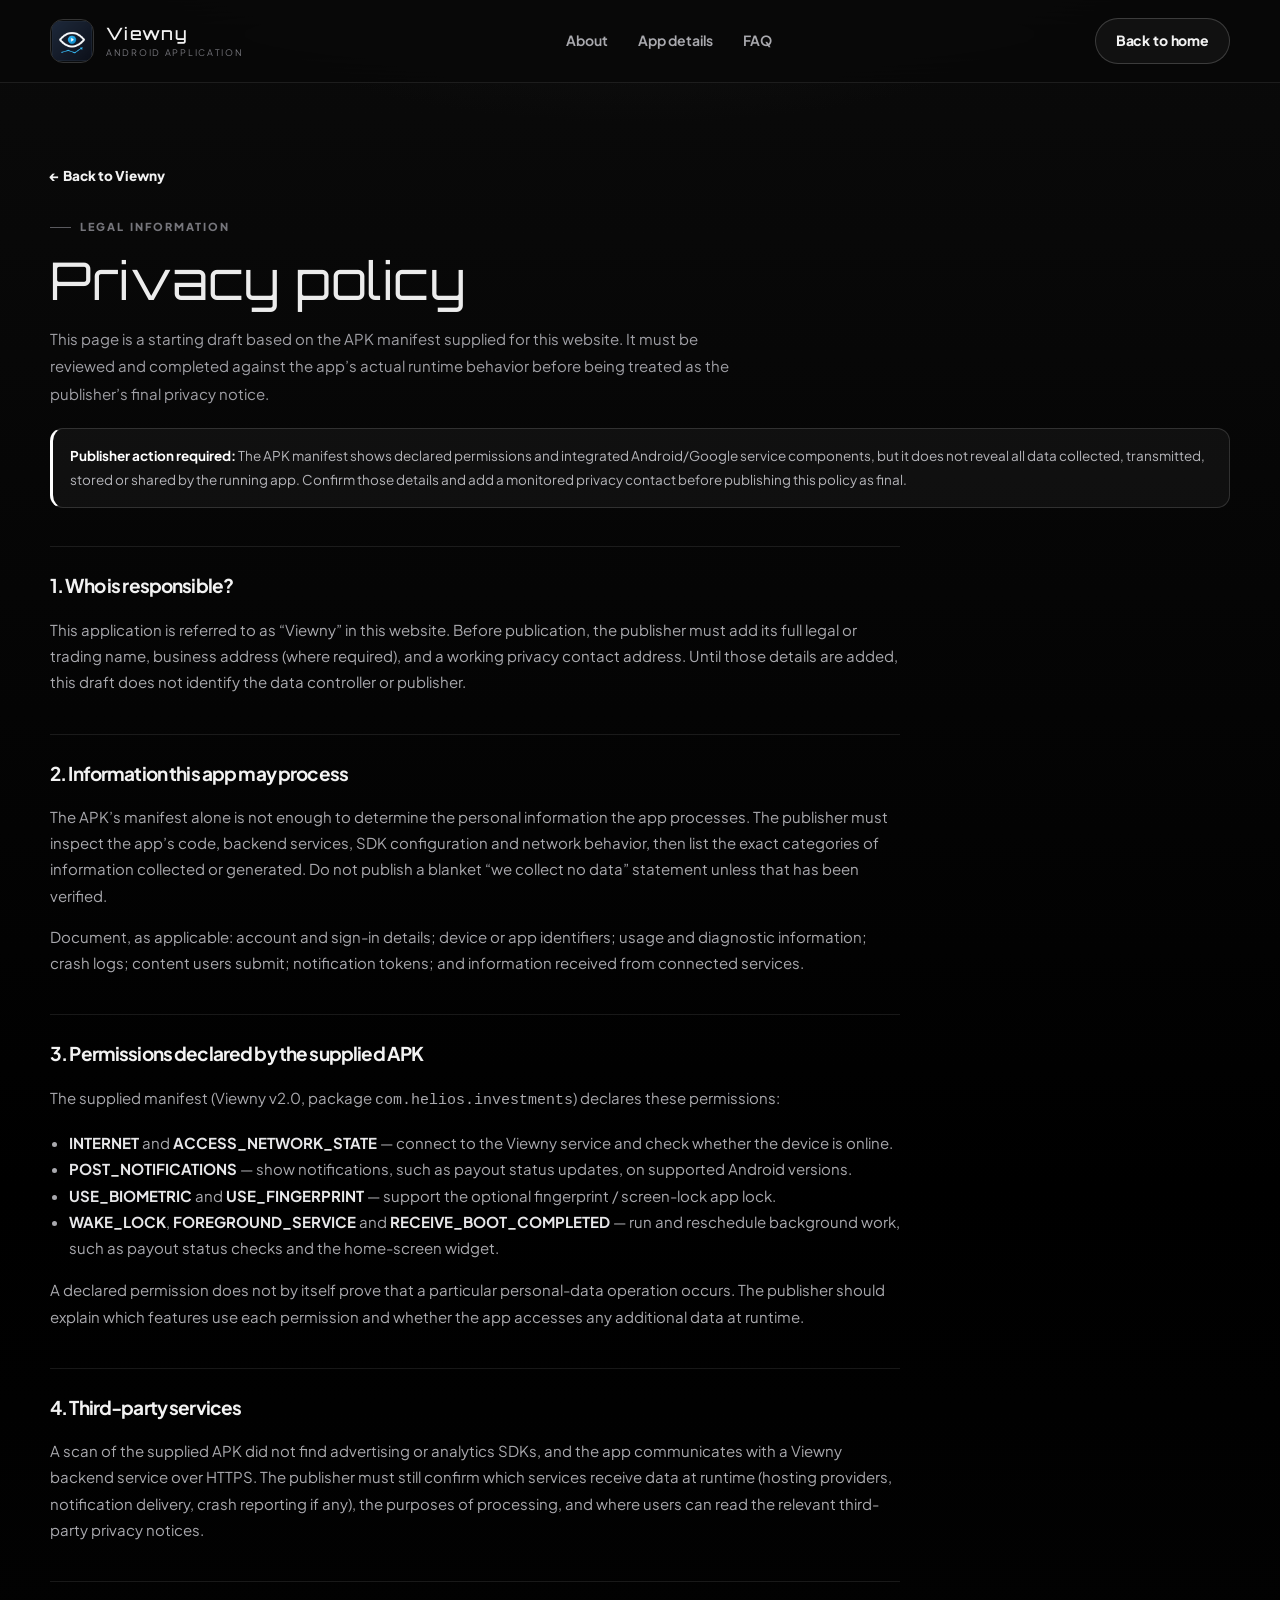
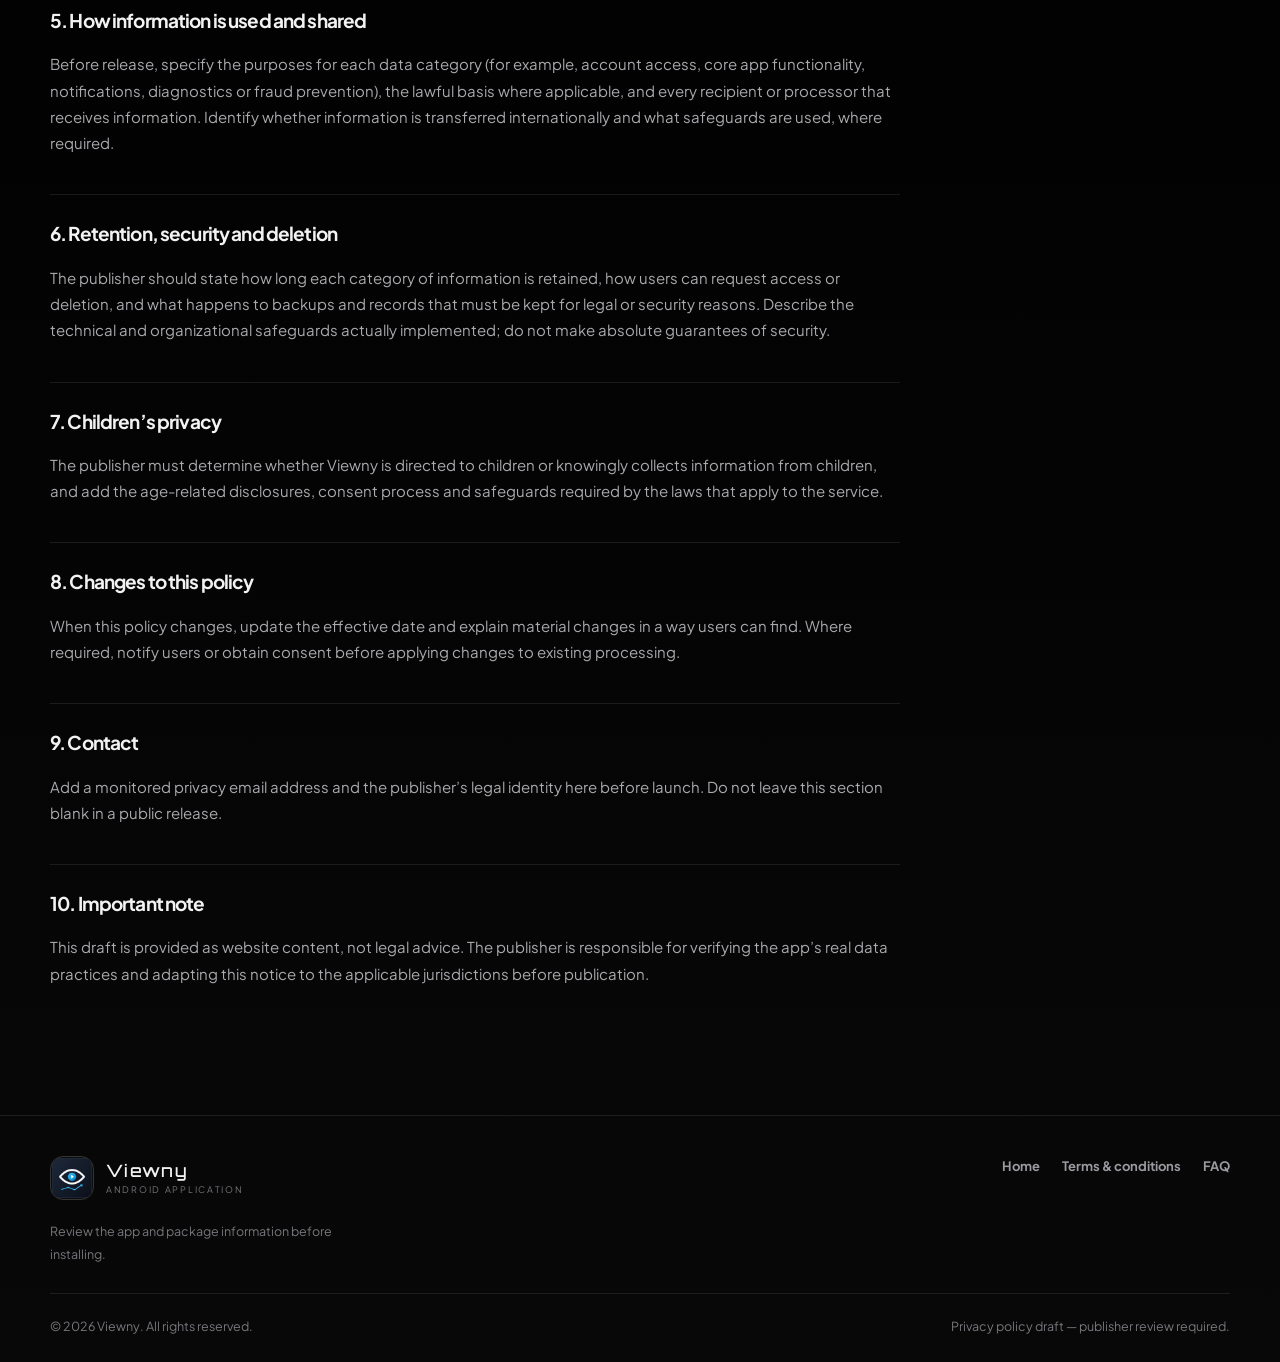
<file: privacy.html>
<!doctype html>
<html lang="en">
<head>
  <meta charset="utf-8"><meta name="viewport" content="width=device-width, initial-scale=1"><meta name="theme-color" content="#ffffff">
  <meta name="description" content="Viewny privacy policy draft. Review information about permissions, app data and third-party services.">
  <title>Privacy Policy — Viewny</title><link rel="icon" type="image/png" href="assets/viewny-logo.png"><link rel="preconnect" href="https://fonts.googleapis.com">
<link rel="preconnect" href="https://fonts.gstatic.com" crossorigin>
<link href="https://fonts.googleapis.com/css2?family=Orbitron:wght@400;500&family=Plus+Jakarta+Sans:wght@400;500;600&display=swap" rel="stylesheet">
<meta name="theme-color" content="#050505">
<meta name="color-scheme" content="dark">
<link rel="stylesheet" href="styles.css"><script defer src="site.js"></script>
</head>
<body>
<a class="skip-link" href="#main">Skip to content</a>
<header class="site-header"><div class="container navbar"><a class="brand" href="index.html"><img src="assets/viewny-logo.png" alt="Viewny logo"><span class="brand-copy"><span class="brand-name">Viewny</span><span class="brand-caption">Android application</span></span></a><nav class="nav-links"><a href="index.html#about">About</a><a href="index.html#details">App details</a><a href="index.html#faq">FAQ</a></nav><div class="nav-actions"><a class="btn btn-quiet" href="index.html">Back to home</a><button class="menu-toggle" type="button" aria-label="Open navigation" aria-expanded="false" data-menu-toggle>☰</button></div></div><nav class="container mobile-drawer" data-mobile-drawer><a href="index.html">Home</a><a href="terms.html">Terms &amp; conditions</a></nav></header>
<main id="main" class="container">
  <div class="legal-hero"><a class="back-link" href="index.html">← Back to Viewny</a><span class="eyebrow" style="display:flex;margin-top:25px">Legal information</span><h1>Privacy policy</h1><p>This page is a starting draft based on the APK manifest supplied for this website. It must be reviewed and completed against the app’s actual runtime behavior before being treated as the publisher’s final privacy notice.</p><div class="draft-banner"><strong>Publisher action required:</strong> The APK manifest shows declared permissions and integrated Android/Google service components, but it does not reveal all data collected, transmitted, stored or shared by the running app. Confirm those details and add a monitored privacy contact before publishing this policy as final.</div></div>
  <article class="legal-content">
    <section><h2>1. Who is responsible?</h2><p>This application is referred to as “Viewny” in this website. Before publication, the publisher must add its full legal or trading name, business address (where required), and a working privacy contact address. Until those details are added, this draft does not identify the data controller or publisher.</p></section>
    <section><h2>2. Information this app may process</h2><p>The APK’s manifest alone is not enough to determine the personal information the app processes. The publisher must inspect the app’s code, backend services, SDK configuration and network behavior, then list the exact categories of information collected or generated. Do not publish a blanket “we collect no data” statement unless that has been verified.</p><p>Document, as applicable: account and sign-in details; device or app identifiers; usage and diagnostic information; crash logs; content users submit; notification tokens; and information received from connected services.</p></section>
    <section><h2>3. Permissions declared by the supplied APK</h2><p>The supplied manifest (Viewny v2.0, package <code>com.helios.investments</code>) declares these permissions:</p><ul><li><strong>INTERNET</strong> and <strong>ACCESS_NETWORK_STATE</strong> — connect to the Viewny service and check whether the device is online.</li><li><strong>POST_NOTIFICATIONS</strong> — show notifications, such as payout status updates, on supported Android versions.</li><li><strong>USE_BIOMETRIC</strong> and <strong>USE_FINGERPRINT</strong> — support the optional fingerprint / screen-lock app lock.</li><li><strong>WAKE_LOCK</strong>, <strong>FOREGROUND_SERVICE</strong> and <strong>RECEIVE_BOOT_COMPLETED</strong> — run and reschedule background work, such as payout status checks and the home-screen widget.</li></ul><p>A declared permission does not by itself prove that a particular personal-data operation occurs. The publisher should explain which features use each permission and whether the app accesses any additional data at runtime.</p></section>
    <section><h2>4. Third-party services</h2><p>A scan of the supplied APK did not find advertising or analytics SDKs, and the app communicates with a Viewny backend service over HTTPS. The publisher must still confirm which services receive data at runtime (hosting providers, notification delivery, crash reporting if any), the purposes of processing, and where users can read the relevant third-party privacy notices.</p></section>
    <section><h2>5. How information is used and shared</h2><p>Before release, specify the purposes for each data category (for example, account access, core app functionality, notifications, diagnostics or fraud prevention), the lawful basis where applicable, and every recipient or processor that receives information. Identify whether information is transferred internationally and what safeguards are used, where required.</p></section>
    <section><h2>6. Retention, security and deletion</h2><p>The publisher should state how long each category of information is retained, how users can request access or deletion, and what happens to backups and records that must be kept for legal or security reasons. Describe the technical and organizational safeguards actually implemented; do not make absolute guarantees of security.</p></section>
    <section><h2>7. Children’s privacy</h2><p>The publisher must determine whether Viewny is directed to children or knowingly collects information from children, and add the age-related disclosures, consent process and safeguards required by the laws that apply to the service.</p></section>
    <section><h2>8. Changes to this policy</h2><p>When this policy changes, update the effective date and explain material changes in a way users can find. Where required, notify users or obtain consent before applying changes to existing processing.</p></section>
    <section><h2>9. Contact</h2><p>Add a monitored privacy email address and the publisher’s legal identity here before launch. Do not leave this section blank in a public release.</p></section>
    <section><h2>10. Important note</h2><p>This draft is provided as website content, not legal advice. The publisher is responsible for verifying the app’s real data practices and adapting this notice to the applicable jurisdictions before publication.</p></section>
  </article>
</main>
<footer class="site-footer"><div class="container"><div class="footer-main"><div class="footer-brand"><a class="brand" href="index.html"><img src="assets/viewny-logo.png" alt=""><span class="brand-copy"><span class="brand-name">Viewny</span><span class="brand-caption">Android application</span></span></a><p>Review the app and package information before installing.</p></div><nav class="footer-links"><a href="index.html">Home</a><a href="terms.html">Terms &amp; conditions</a><a href="index.html#faq">FAQ</a></nav></div><div class="footer-bottom"><span>© 2026 Viewny. All rights reserved.</span><span>Privacy policy draft — publisher review required.</span></div></div></footer>
</body></html>
</file>
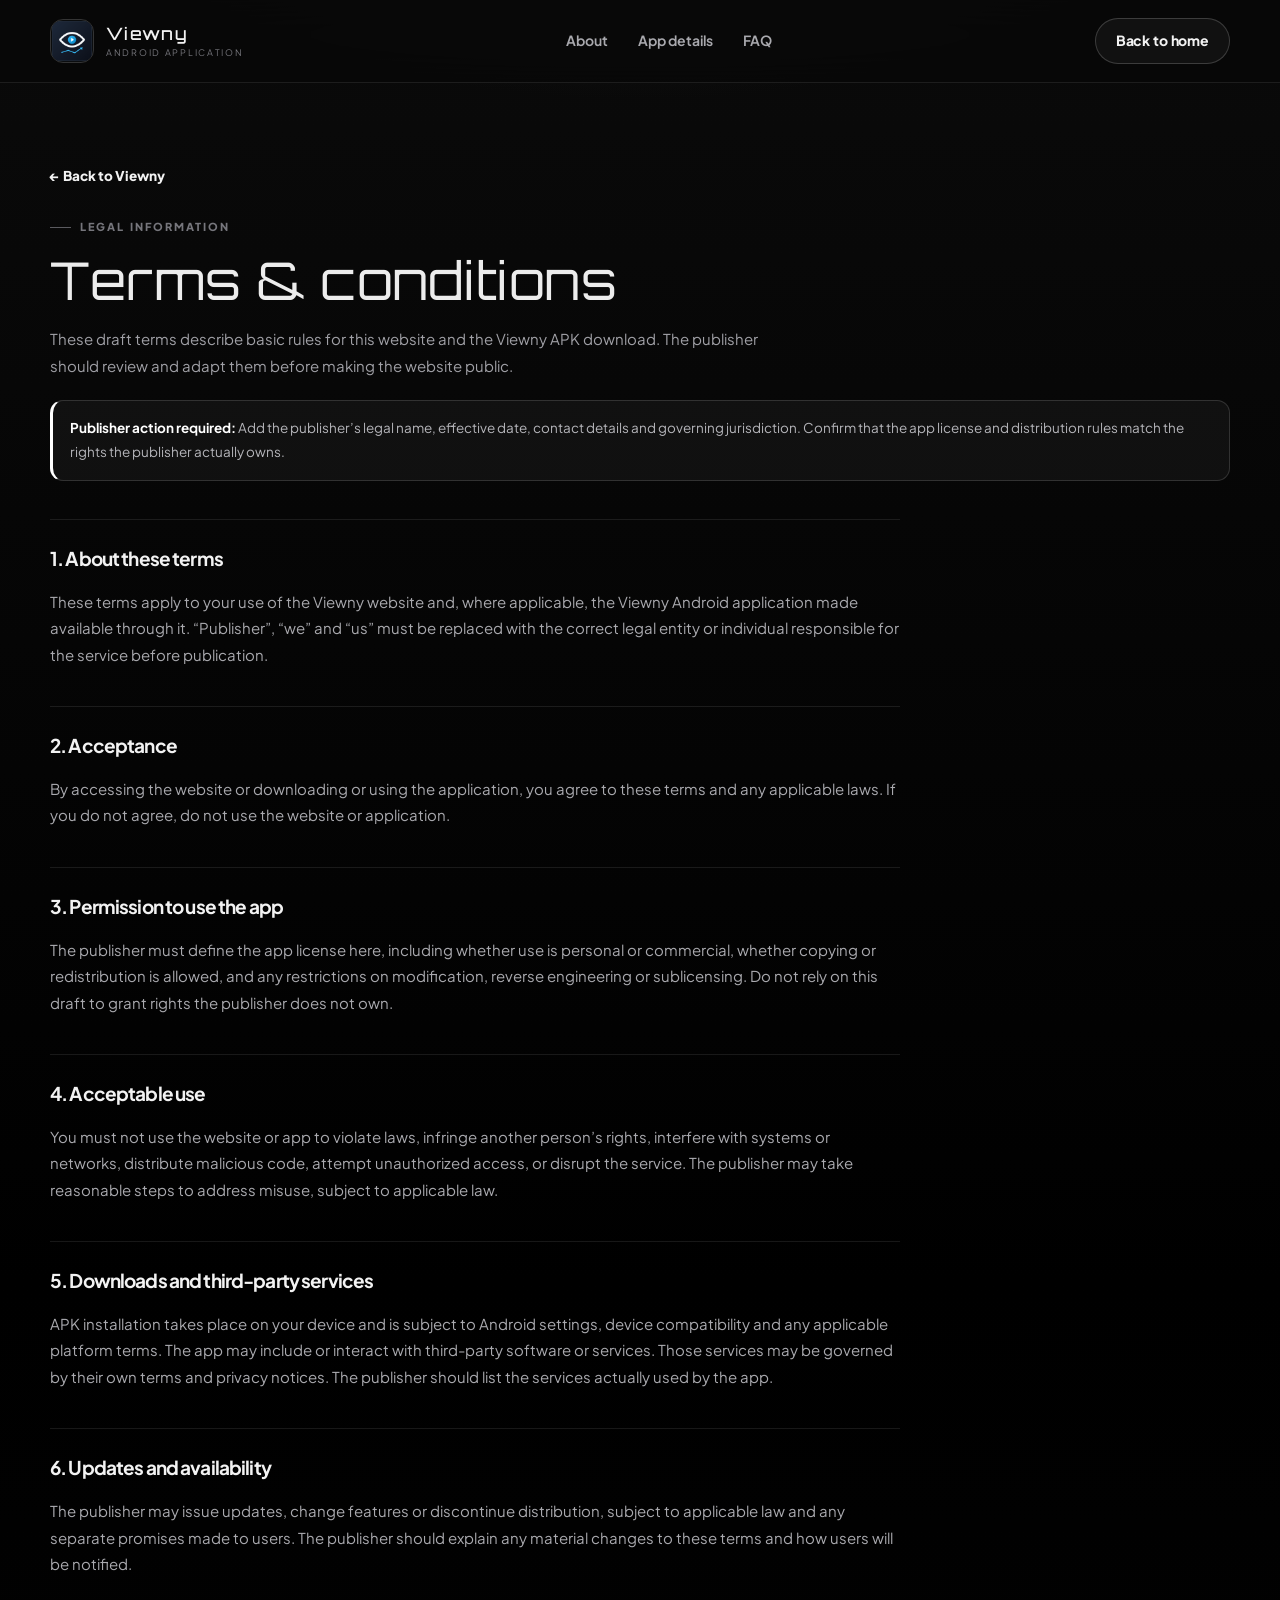
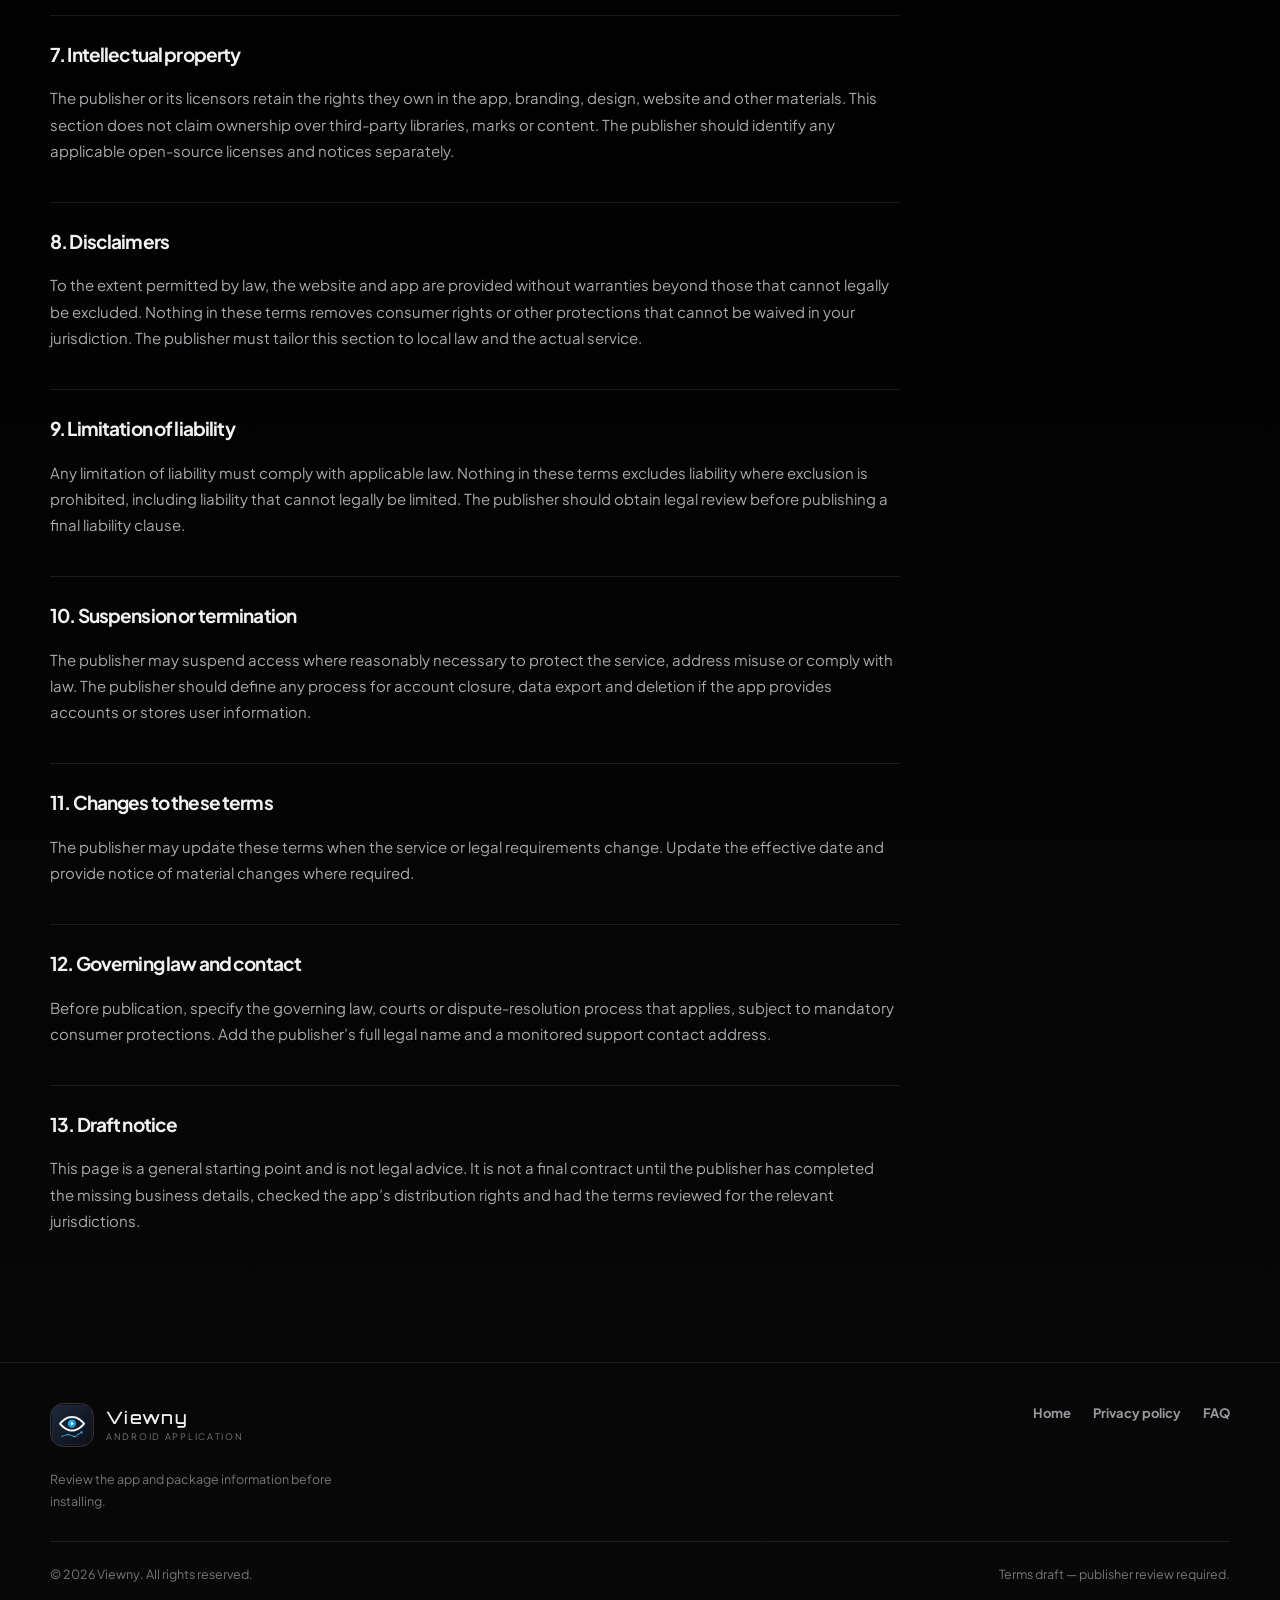
<file: terms.html>
<!doctype html>
<html lang="en">
<head>
  <meta charset="utf-8"><meta name="viewport" content="width=device-width, initial-scale=1"><meta name="theme-color" content="#ffffff">
  <meta name="description" content="Viewny terms and conditions draft for the website and Android app.">
  <title>Terms &amp; Conditions — Viewny</title><link rel="icon" type="image/png" href="assets/viewny-logo.png"><link rel="preconnect" href="https://fonts.googleapis.com">
<link rel="preconnect" href="https://fonts.gstatic.com" crossorigin>
<link href="https://fonts.googleapis.com/css2?family=Orbitron:wght@400;500&family=Plus+Jakarta+Sans:wght@400;500;600&display=swap" rel="stylesheet">
<meta name="theme-color" content="#050505">
<meta name="color-scheme" content="dark">
<link rel="stylesheet" href="styles.css"><script defer src="site.js"></script>
</head>
<body>
<a class="skip-link" href="#main">Skip to content</a>
<header class="site-header"><div class="container navbar"><a class="brand" href="index.html"><img src="assets/viewny-logo.png" alt="Viewny logo"><span class="brand-copy"><span class="brand-name">Viewny</span><span class="brand-caption">Android application</span></span></a><nav class="nav-links"><a href="index.html#about">About</a><a href="index.html#details">App details</a><a href="index.html#faq">FAQ</a></nav><div class="nav-actions"><a class="btn btn-quiet" href="index.html">Back to home</a><button class="menu-toggle" type="button" aria-label="Open navigation" aria-expanded="false" data-menu-toggle>☰</button></div></div><nav class="container mobile-drawer" data-mobile-drawer><a href="index.html">Home</a><a href="privacy.html">Privacy policy</a></nav></header>
<main id="main" class="container">
  <div class="legal-hero"><a class="back-link" href="index.html">← Back to Viewny</a><span class="eyebrow" style="display:flex;margin-top:25px">Legal information</span><h1>Terms &amp; conditions</h1><p>These draft terms describe basic rules for this website and the Viewny APK download. The publisher should review and adapt them before making the website public.</p><div class="draft-banner"><strong>Publisher action required:</strong> Add the publisher’s legal name, effective date, contact details and governing jurisdiction. Confirm that the app license and distribution rules match the rights the publisher actually owns.</div></div>
  <article class="legal-content">
    <section><h2>1. About these terms</h2><p>These terms apply to your use of the Viewny website and, where applicable, the Viewny Android application made available through it. “Publisher”, “we” and “us” must be replaced with the correct legal entity or individual responsible for the service before publication.</p></section>
    <section><h2>2. Acceptance</h2><p>By accessing the website or downloading or using the application, you agree to these terms and any applicable laws. If you do not agree, do not use the website or application.</p></section>
    <section><h2>3. Permission to use the app</h2><p>The publisher must define the app license here, including whether use is personal or commercial, whether copying or redistribution is allowed, and any restrictions on modification, reverse engineering or sublicensing. Do not rely on this draft to grant rights the publisher does not own.</p></section>
    <section><h2>4. Acceptable use</h2><p>You must not use the website or app to violate laws, infringe another person’s rights, interfere with systems or networks, distribute malicious code, attempt unauthorized access, or disrupt the service. The publisher may take reasonable steps to address misuse, subject to applicable law.</p></section>
    <section><h2>5. Downloads and third-party services</h2><p>APK installation takes place on your device and is subject to Android settings, device compatibility and any applicable platform terms. The app may include or interact with third-party software or services. Those services may be governed by their own terms and privacy notices. The publisher should list the services actually used by the app.</p></section>
    <section><h2>6. Updates and availability</h2><p>The publisher may issue updates, change features or discontinue distribution, subject to applicable law and any separate promises made to users. The publisher should explain any material changes to these terms and how users will be notified.</p></section>
    <section><h2>7. Intellectual property</h2><p>The publisher or its licensors retain the rights they own in the app, branding, design, website and other materials. This section does not claim ownership over third-party libraries, marks or content. The publisher should identify any applicable open-source licenses and notices separately.</p></section>
    <section><h2>8. Disclaimers</h2><p>To the extent permitted by law, the website and app are provided without warranties beyond those that cannot legally be excluded. Nothing in these terms removes consumer rights or other protections that cannot be waived in your jurisdiction. The publisher must tailor this section to local law and the actual service.</p></section>
    <section><h2>9. Limitation of liability</h2><p>Any limitation of liability must comply with applicable law. Nothing in these terms excludes liability where exclusion is prohibited, including liability that cannot legally be limited. The publisher should obtain legal review before publishing a final liability clause.</p></section>
    <section><h2>10. Suspension or termination</h2><p>The publisher may suspend access where reasonably necessary to protect the service, address misuse or comply with law. The publisher should define any process for account closure, data export and deletion if the app provides accounts or stores user information.</p></section>
    <section><h2>11. Changes to these terms</h2><p>The publisher may update these terms when the service or legal requirements change. Update the effective date and provide notice of material changes where required.</p></section>
    <section><h2>12. Governing law and contact</h2><p>Before publication, specify the governing law, courts or dispute-resolution process that applies, subject to mandatory consumer protections. Add the publisher’s full legal name and a monitored support contact address.</p></section>
    <section><h2>13. Draft notice</h2><p>This page is a general starting point and is not legal advice. It is not a final contract until the publisher has completed the missing business details, checked the app’s distribution rights and had the terms reviewed for the relevant jurisdictions.</p></section>
  </article>
</main>
<footer class="site-footer"><div class="container"><div class="footer-main"><div class="footer-brand"><a class="brand" href="index.html"><img src="assets/viewny-logo.png" alt=""><span class="brand-copy"><span class="brand-name">Viewny</span><span class="brand-caption">Android application</span></span></a><p>Review the app and package information before installing.</p></div><nav class="footer-links"><a href="index.html">Home</a><a href="privacy.html">Privacy policy</a><a href="index.html#faq">FAQ</a></nav></div><div class="footer-bottom"><span>© 2026 Viewny. All rights reserved.</span><span>Terms draft — publisher review required.</span></div></div></footer>
</body></html>
</file>
<file: styles.css>
:root {
  color-scheme: light;
  --bg: #ffffff;
  --bg-soft: #f6f6f4;
  --panel: #ffffff;
  --panel-soft: #fafaf9;
  --line: #e8e8e5;
  --line-strong: #d3d3cf;
  --text: #0a0a0a;
  --muted: #666663;
  --subtle: #8a8a85;
  --black: #080808;
  --white: #ffffff;
  --radius: 22px;
  --max: 1180px;
  font-family: Inter, ui-sans-serif, system-ui, -apple-system, BlinkMacSystemFont, "Segoe UI", sans-serif;
}
* { box-sizing: border-box; }
html { scroll-behavior: smooth; scroll-padding-top: 96px; }
body {
  min-width: 320px; margin: 0; color: var(--text); background: var(--bg);
  line-height: 1.65; -webkit-font-smoothing: antialiased; text-rendering: optimizeLegibility;
}
body::before, body::after { content: none; }
a { color: inherit; text-decoration: none; }
button, a { -webkit-tap-highlight-color: transparent; }
button { font: inherit; }
img { max-width: 100%; display: block; }
.container { width: min(var(--max), calc(100% - 52px)); margin: 0 auto; }
.skip-link { position: absolute; left: 16px; top: -60px; z-index: 100; padding: 10px 14px; color: #fff; background: #080808; border-radius: 9px; }
.skip-link:focus { top: 12px; }

/* Navigation */
.site-header { position: sticky; top: 0; z-index: 50; border-bottom: 1px solid rgba(0,0,0,.075); background: rgba(255,255,255,.88); backdrop-filter: blur(18px); }
.navbar { min-height: 82px; display: flex; align-items: center; justify-content: space-between; gap: 24px; }
.brand { display: inline-flex; align-items: center; gap: 12px; min-width: 0; }
.brand img { width: 44px; height: 44px; border-radius: 13px; border: 1px solid rgba(0,0,0,.1); box-shadow: 0 5px 16px rgba(0,0,0,.08); }
.brand-copy { display: grid; line-height: 1.12; }
.brand-name { font-weight: 850; letter-spacing: -.055em; font-size: 19px; color: #080808; }
.brand-caption { color: #777772; font-size: 9px; text-transform: uppercase; letter-spacing: .19em; margin-top: 5px; }
.nav-links { display: flex; align-items: center; gap: 30px; color: #555550; font-size: 12px; font-weight: 650; }
.nav-links a { transition: color .2s ease; }
.nav-links a:hover, .nav-links a:focus-visible { color: #000; }
.nav-actions { display: flex; align-items: center; gap: 10px; }
.menu-toggle { display: none; width: 43px; height: 43px; border-radius: 12px; border: 1px solid #dededb; color: #080808; background: #fff; cursor: pointer; }
.btn { min-height: 49px; display: inline-flex; align-items: center; justify-content: center; gap: 10px; padding: 0 20px; border-radius: 999px; border: 1px solid transparent; font-weight: 750; font-size: 12px; letter-spacing: -.01em; cursor: pointer; transition: transform .2s ease, box-shadow .2s ease, background .2s ease, border-color .2s ease; }
.btn:hover { transform: translateY(-2px); }
.btn:active { transform: translateY(0); }
.btn-primary { color: #fff; background: #080808; border-color: #080808; box-shadow: 0 8px 20px rgba(0,0,0,.12); }
.btn-primary:hover { background: #292929; box-shadow: 0 12px 26px rgba(0,0,0,.18); }
.btn-quiet { color: #111; background: #fff; border-color: #dcdcd8; }
.btn-quiet:hover { background: #f4f4f2; border-color: #999; }
.btn svg { width: 17px; height: 17px; flex: 0 0 auto; }
.eyebrow { display: inline-flex; align-items: center; gap: 9px; color: #777772; font-size: 9px; font-weight: 850; letter-spacing: .19em; text-transform: uppercase; }
.eyebrow::before { content: ""; width: 21px; height: 1px; background: currentColor; opacity: .75; }

/* Hero */
.hero { position: relative; padding: 34px 0 74px; overflow: hidden; }
.hero-grid {
  position: relative; isolation: isolate; display: grid; grid-template-columns: minmax(0, 1.08fr) minmax(330px, .92fr);
  gap: 56px; align-items: center; min-height: 570px; padding: 76px 70px;
  overflow: hidden; border-radius: 32px; color: #fff; background: #080808;
  box-shadow: 0 26px 70px rgba(0,0,0,.12);
}
.hero-grid::before {
  content: ""; position: absolute; z-index: -1; inset: 0; opacity: .18;
  background-image: linear-gradient(rgba(255,255,255,.14) 1px, transparent 1px), linear-gradient(90deg, rgba(255,255,255,.14) 1px, transparent 1px);
  background-size: 54px 54px; mask-image: linear-gradient(90deg, #000, transparent 84%);
}
.hero-grid::after { content: ""; position: absolute; z-index: -1; width: 470px; height: 470px; right: 7%; top: 8%; border: 1px solid rgba(255,255,255,.13); border-radius: 50%; box-shadow: 0 0 0 42px rgba(255,255,255,.025), 0 0 0 84px rgba(255,255,255,.018); }
.hero .eyebrow { color: #c7c7c2; }
.hero h1 { margin: 22px 0 20px; max-width: 690px; font-size: clamp(50px, 6.4vw, 82px); line-height: .96; letter-spacing: -.085em; font-weight: 850; }
.gradient-text { color: #fff; background: none; }
.hero-copy { max-width: 560px; color: #b7b7b2; font-size: 15px; line-height: 1.85; }
.hero-actions { display: flex; flex-wrap: wrap; gap: 11px; margin-top: 30px; }
.hero .btn-primary { color: #080808; background: #fff; border-color: #fff; box-shadow: none; }
.hero .btn-primary:hover { background: #e9e9e6; border-color: #e9e9e6; }
.hero .btn-quiet { color: #fff; background: rgba(255,255,255,.055); border-color: rgba(255,255,255,.25); }
.hero .btn-quiet:hover { background: rgba(255,255,255,.12); border-color: rgba(255,255,255,.48); }
.hero-meta { display: flex; flex-wrap: wrap; gap: 10px 19px; margin-top: 27px; color: #a4a49e; font-size: 10px; font-weight: 650; }
.hero-meta span { display: inline-flex; gap: 7px; align-items: center; }
.dot { width: 6px; height: 6px; display: inline-block; border-radius: 50%; background: #fff; box-shadow: 0 0 0 4px rgba(255,255,255,.12); }
.hero-visual { position: relative; min-height: 420px; display: grid; place-items: center; }
.visual-glow { position: absolute; width: 320px; height: 320px; border-radius: 50%; background: rgba(255,255,255,.13); filter: blur(72px); }
.app-card { position: relative; width: min(100%, 395px); padding: 28px; border: 1px solid rgba(0,0,0,.07); border-radius: 27px; color: #080808; background: #fff; box-shadow: 0 35px 85px rgba(0,0,0,.35); transform: rotate(1.5deg); }
.app-card-top { display: flex; justify-content: space-between; align-items: center; color: #777772; font-size: 9px; text-transform: uppercase; letter-spacing: .15em; font-weight: 850; }
.app-card-brand { padding: 33px 0 23px; display: grid; place-items: center; }
.app-card-brand img { width: 146px; height: 146px; border-radius: 31px; box-shadow: 0 16px 38px rgba(0,0,0,.18); }
.app-card-title { text-align: center; font-size: 26px; letter-spacing: -.06em; font-weight: 850; }
.app-card-sub { text-align: center; color: #777772; font-size: 11px; margin-top: 2px; }
.app-card-bottom { display: grid; grid-template-columns: repeat(3,1fr); margin-top: 23px; border-top: 1px solid #e8e8e5; padding-top: 17px; }
.mini-stat { text-align: center; }
.mini-stat + .mini-stat { border-left: 1px solid #e8e8e5; }
.mini-stat strong { display: block; color: #080808; font-size: 14px; letter-spacing: -.03em; }
.mini-stat span { display: block; color: #888882; font-size: 8px; text-transform: uppercase; letter-spacing: .13em; margin-top: 3px; }
.float-chip { position: absolute; display: flex; align-items: center; gap: 9px; padding: 11px 14px; border: 1px solid rgba(0,0,0,.12); border-radius: 999px; color: #111; background: #fff; box-shadow: 0 12px 32px rgba(0,0,0,.17); font-size: 10px; font-weight: 800; }
.float-chip svg { width: 16px; height: 16px; color: #111; }
.chip-one { left: -13px; top: 57px; }
.chip-two { right: -18px; bottom: 62px; }

/* Content sections */
.section { padding: 86px 0; border-top: 1px solid #ededeb; }
.section-head { max-width: 700px; margin-bottom: 34px; }
.section-head h2 { margin: 12px 0 10px; color: #080808; font-size: clamp(32px, 4.2vw, 49px); line-height: 1.04; letter-spacing: -.075em; }
.section-head p { margin: 0; color: #6e6e69; font-size: 13px; line-height: 1.8; }
.cards { display: grid; grid-template-columns: repeat(3, minmax(0, 1fr)); gap: 14px; }
.card { position: relative; min-height: 218px; padding: 25px; border: 1px solid #e5e5e1; border-radius: 19px; background: #fafaf9; transition: transform .25s ease, background .25s ease, border-color .25s ease, box-shadow .25s ease; }
.card:hover { transform: translateY(-5px); background: #fff; border-color: #c9c9c3; box-shadow: 0 17px 34px rgba(0,0,0,.055); }
.card-icon { width: 43px; height: 43px; display: grid; place-items: center; border-radius: 13px; color: #fff; background: #080808; border: 1px solid #080808; }
.card-icon svg { width: 19px; height: 19px; }
.card h3 { margin: 19px 0 7px; color: #0a0a0a; font-size: 16px; letter-spacing: -.035em; }
.card p { margin: 0; color: #70706b; font-size: 11px; line-height: 1.8; }
.split { display: grid; grid-template-columns: .85fr 1.15fr; gap: 58px; align-items: start; }
.step-list { display: grid; gap: 10px; }
.step { display: grid; grid-template-columns: 42px 1fr; gap: 14px; padding: 18px; border: 1px solid #e7e7e3; border-radius: 16px; background: #fff; transition: border-color .2s ease, transform .2s ease; }
.step:hover { border-color: #bdbdb7; transform: translateX(3px); }
.step-num { width: 36px; height: 36px; display: grid; place-items: center; border-radius: 50%; color: #fff; background: #080808; font-size: 10px; font-weight: 850; }
.step h3 { margin: 0 0 4px; color: #101010; font-size: 13px; letter-spacing: -.02em; }
.step p { margin: 0; color: #70706b; font-size: 11px; line-height: 1.75; }
.note { margin-top: 16px; padding: 15px 17px; border-radius: 13px; border: 1px solid #deded9; background: #f5f5f2; color: #575751; font-size: 10px; line-height: 1.75; }
.spec-grid { display: grid; grid-template-columns: repeat(3,minmax(0,1fr)); gap: 11px; }
.spec { padding: 18px; border: 1px solid #e7e7e3; background: #fafaf9; border-radius: 15px; min-width: 0; }
.spec-label { color: #85857e; display: block; font-size: 8px; letter-spacing: .15em; text-transform: uppercase; font-weight: 850; margin-bottom: 8px; }
.spec-value { color: #111; display: block; font-size: 12px; font-weight: 800; overflow-wrap: anywhere; letter-spacing: -.015em; }
.spec-sub { color: #777771; display: block; font-size: 10px; margin-top: 4px; }
.code-list { display: flex; flex-wrap: wrap; gap: 7px; }
.code-pill { padding: 7px 10px; border: 1px solid #dfdfdb; background: #fff; border-radius: 8px; color: #333; font-family: ui-monospace, SFMono-Regular, Menlo, monospace; font-size: 9px; }
.integrity { padding: 25px; border: 1px solid #171717; border-radius: 19px; color: #fff; background: #080808; box-shadow: 0 18px 40px rgba(0,0,0,.09); }
.integrity-row { display: flex; align-items: center; justify-content: space-between; gap: 16px; }
.integrity h3 { margin: 0; font-size: 15px; letter-spacing: -.03em; }
.integrity p { margin: 3px 0 0; color: #aaa; font-size: 10px; }
.integrity .code-pill { color: #111; border-color: #fff; background: #fff; }
.hash-row { margin-top: 18px; padding-top: 17px; border-top: 1px solid #333; }
.hash-label { color: #aaa; font-size: 8px; font-weight: 850; text-transform: uppercase; letter-spacing: .15em; }
.hash-value { display: flex; align-items: flex-start; justify-content: space-between; gap: 15px; margin-top: 8px; }
.hash-value code { color: #f1f1ef; font-size: 10px; line-height: 1.75; overflow-wrap: anywhere; }
.copy-btn { flex: 0 0 auto; padding: 7px 11px; border: 1px solid #5c5c5c; border-radius: 999px; background: transparent; color: #fff; font-size: 9px; font-weight: 750; cursor: pointer; }
.copy-btn:hover { color: #080808; border-color: #fff; background: #fff; }
.caution { margin-top: 17px; padding: 18px; border-radius: 15px; border: 1px solid #bcbcb5; background: #f5f5f2; }
.caution h3 { display: flex; align-items: center; gap: 9px; margin: 0 0 6px; color: #111; font-size: 13px; letter-spacing: -.02em; }
.caution p { margin: 0; color: #575751; font-size: 10px; line-height: 1.8; }
.caution strong { color: #080808; }
.faq-list { display: grid; gap: 9px; }
details.faq { padding: 18px 20px; border: 1px solid #e6e6e2; border-radius: 14px; background: #fff; transition: border-color .2s ease, background .2s ease; }
details.faq[open] { background: #fafaf8; border-color: #c9c9c3; }
details.faq summary { position: relative; padding-right: 32px; color: #101010; font-size: 12px; font-weight: 800; letter-spacing: -.015em; cursor: pointer; list-style: none; }
details.faq summary::-webkit-details-marker { display: none; }
details.faq summary::after { content: "+"; position: absolute; right: 0; top: -6px; color: #111; font-size: 22px; font-weight: 400; }
details.faq[open] summary::after { content: "−"; }
details.faq p { margin: 12px 0 0; max-width: 850px; color: #666660; font-size: 11px; line-height: 1.8; }
.cta-panel { display: flex; align-items: center; justify-content: space-between; gap: 28px; padding: 37px; border: 1px solid #080808; border-radius: 22px; color: #fff; background: #080808; }
.cta-panel h2 { margin: 0 0 7px; font-size: clamp(25px,3vw,34px); line-height: 1.08; letter-spacing: -.065em; }
.cta-panel p { margin: 0; color: #b9b9b4; font-size: 11px; }
.cta-panel .btn-primary { color: #080808; background: #fff; border-color: #fff; box-shadow: none; }
.cta-panel .btn-primary:hover { background: #e9e9e6; }
.site-footer { padding: 40px 0 27px; border-top: 1px solid #e8e8e4; background: #fafaf9; }
.footer-main { display: flex; align-items: flex-start; justify-content: space-between; gap: 35px; }
.footer-brand { max-width: 330px; }
.footer-brand p { margin: 13px 0 0; color: #777771; font-size: 10px; line-height: 1.8; }
.footer-links { display: flex; flex-wrap: wrap; gap: 14px 22px; color: #5f5f5a; font-size: 10px; font-weight: 700; }
.footer-links a:hover { color: #000; text-decoration: underline; text-underline-offset: 4px; }
.footer-bottom { display: flex; justify-content: space-between; gap: 15px; padding-top: 22px; margin-top: 28px; border-top: 1px solid #e5e5e1; color: #888881; font-size: 9px; }

/* Legal pages */
.legal-hero { padding: 76px 0 38px; }
.legal-hero h1 { margin: 15px 0 12px; color: #080808; font-size: clamp(40px,5.5vw,64px); letter-spacing: -.08em; line-height: 1.02; }
.legal-hero p { color: #666660; max-width: 710px; font-size: 13px; line-height: 1.85; }
.draft-banner { margin: 20px 0 0; padding: 15px 17px; border: 1px solid #d5d5cf; border-radius: 13px; background: #f5f5f2; color: #555550; font-size: 10px; line-height: 1.8; }
.legal-content { max-width: 850px; padding-bottom: 90px; }
.legal-content section { padding: 23px 0; border-top: 1px solid #e8e8e4; }
.legal-content h2 { margin: 0 0 9px; color: #101010; font-size: 18px; letter-spacing: -.045em; }
.legal-content p, .legal-content li { color: #62625d; font-size: 12px; line-height: 1.9; }
.legal-content ul { padding-left: 19px; }
.legal-content a { color: #111; text-decoration: underline; text-underline-offset: 3px; }
.back-link { display: inline-flex; align-items: center; gap: 7px; color: #222; font-size: 11px; font-weight: 800; }
.mobile-drawer { display: none; }
:focus-visible { outline: 2px solid #111; outline-offset: 4px; }

@media (max-width: 960px) {
  .hero-grid { gap: 30px; grid-template-columns: minmax(0, 1fr) minmax(285px,.85fr); padding: 60px 48px; }
  .hero { padding-top: 26px; }
  .cards { grid-template-columns: repeat(2,minmax(0,1fr)); }
  .split { gap: 34px; }
  .chip-one { left: -4px; }
  .chip-two { right: -4px; }
}
@media (max-width: 700px) {
  .container { width: min(var(--max), calc(100% - 32px)); }
  .navbar { min-height: 70px; }
  .nav-links { display: none; }
  .nav-actions .btn { display: none; }
  .menu-toggle { display: grid; place-items: center; }
  .mobile-drawer { display: none; padding: 8px 0 17px; border-top: 1px solid #ededeb; }
  .mobile-drawer.open { display: grid; gap: 2px; }
  .mobile-drawer a { padding: 11px 5px; color: #555550; font-size: 12px; font-weight: 700; }
  .hero { padding: 17px 0 48px; }
  .hero-grid { grid-template-columns: 1fr; gap: 12px; min-height: 0; padding: 43px 25px 28px; border-radius: 24px; }
  .hero-grid::after { width: 300px; height: 300px; right: -16%; top: 41%; }
  .hero h1 { margin-top: 17px; font-size: clamp(47px, 12.5vw, 65px); }
  .hero-copy { font-size: 13px; }
  .hero-actions { margin-top: 23px; }
  .hero-visual { min-height: 350px; margin: 0 7px; }
  .app-card { max-width: 340px; padding: 22px; }
  .app-card-brand img { width: 120px; height: 120px; }
  .chip-one { top: 34px; }
  .chip-two { bottom: 34px; }
  .section { padding: 63px 0; }
  .section-head { margin-bottom: 26px; }
  .cards { grid-template-columns: 1fr; }
  .card { min-height: 0; }
  .split { grid-template-columns: 1fr; }
  .spec-grid { grid-template-columns: repeat(2,minmax(0,1fr)); }
  .cta-panel { align-items: flex-start; flex-direction: column; padding: 27px; }
  .footer-main, .footer-bottom { flex-direction: column; }
  .footer-links { gap: 13px 17px; }
  .legal-hero { padding-top: 54px; }
}
@media (max-width: 390px) {
  .hero-actions { display: grid; }
  .hero-actions .btn { width: 100%; }
  .hero-visual { min-height: 320px; }
  .float-chip { font-size: 9px; padding: 9px 10px; }
  .spec-grid { grid-template-columns: 1fr; }
  .integrity-row { align-items: flex-start; flex-direction: column; }
  .hash-value { flex-direction: column; }
}
@media (prefers-reduced-motion: reduce) {
  *, *::before, *::after { scroll-behavior: auto !important; animation-duration: .01ms !important; animation-iteration-count: 1 !important; transition-duration: .01ms !important; }
}

/* =====================================================================
   v2 · legal pages share the dark black / white theme of index.html
   ===================================================================== */
:root{color-scheme:dark;font-family:'Plus Jakarta Sans',ui-sans-serif,system-ui,-apple-system,'Segoe UI',Roboto,sans-serif}
html{background:#050505;-webkit-text-size-adjust:100%}
body{color:#f2f2f2;background:radial-gradient(1200px 700px at 50% -10%,#222 0%,transparent 60%),linear-gradient(180deg,#0a0a0a,#000 40%,#080808);min-height:100vh;overflow-x:hidden}
.container{width:min(var(--max),calc(100% - 40px))}
.site-header{border-bottom:1px solid rgba(255,255,255,.09);background:rgba(8,8,8,.82)}
.brand-name{color:#f2f2f2;font-family:Orbitron,'Plus Jakarta Sans',sans-serif;font-weight:500;letter-spacing:.08em;font-size:17px}
.brand-caption{color:#76767c}
.brand img{border-color:rgba(255,255,255,.18);box-shadow:none}
.nav-links{color:#a9a9ae;font-size:14px}.nav-links a:hover,.nav-links a:focus-visible{color:#fff}
.menu-toggle{color:#fff;background:rgba(255,255,255,.045);border-color:rgba(255,255,255,.18);min-width:44px;min-height:44px}
.btn{font-size:14px;min-height:46px}
.btn-quiet{color:#f2f2f2;background:rgba(255,255,255,.045);border-color:rgba(255,255,255,.18)}.btn-quiet:hover{background:rgba(255,255,255,.1);border-color:rgba(255,255,255,.4)}
.mobile-drawer{border-top-color:rgba(255,255,255,.09)}.mobile-drawer a{color:#cfcfd2;font-size:15px;padding:13px 6px}
.eyebrow{color:#76767c;font-size:11px}
.legal-hero h1{color:#ececec;font-family:Orbitron,'Plus Jakarta Sans',sans-serif;font-weight:400;letter-spacing:.01em;line-height:1.12;font-size:clamp(30px,5vw,52px)}
.legal-hero p{color:#a0a0a6;font-size:15px}
.draft-banner{color:#b5b5ba;background:rgba(255,255,255,.045);border:1px solid rgba(255,255,255,.14);border-left:3px solid #fff;font-size:13.5px}
.draft-banner strong{color:#fff}
.back-link{color:#f2f2f2;font-size:13.5px;padding:6px 0}
.legal-content section{border-top-color:rgba(255,255,255,.09)}
.legal-content h2{color:#f2f2f2;font-size:19px}
.legal-content p,.legal-content li{color:#a9a9ae;font-size:15px;line-height:1.75}
.legal-content strong{color:#e6e6e8}.legal-content a{color:#fff}
.site-footer{background:transparent;border-top-color:rgba(255,255,255,.09)}
.footer-brand p,.footer-bottom{color:#76767c;font-size:12.5px}
.footer-links{color:#9a9aa0;font-size:13px}.footer-links a:hover{color:#fff}
.footer-bottom{border-top-color:rgba(255,255,255,.09)}
:focus-visible{outline-color:#fff}
@media (max-width:700px){.container{width:min(var(--max),calc(100% - 28px))}.legal-hero{padding-top:36px}.legal-content{padding-bottom:60px}.footer-links{gap:12px 20px}}
</file>
